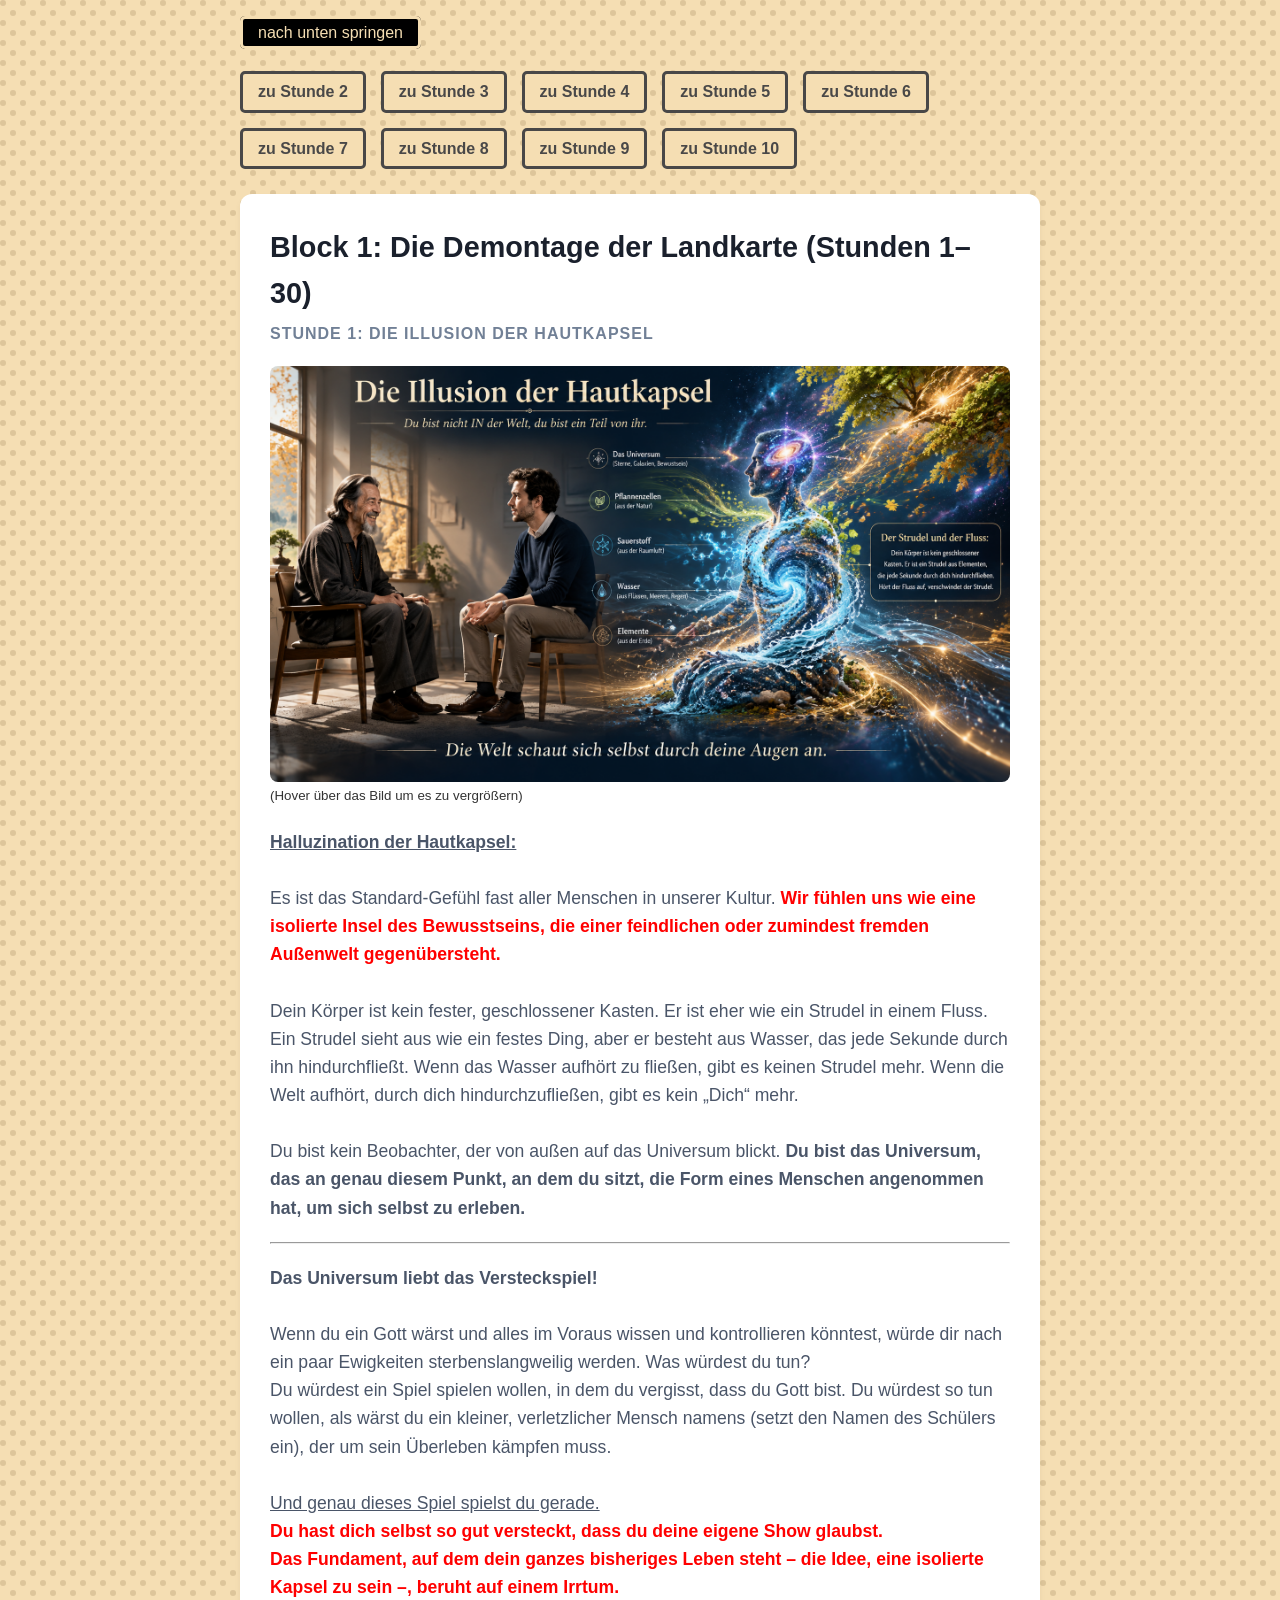
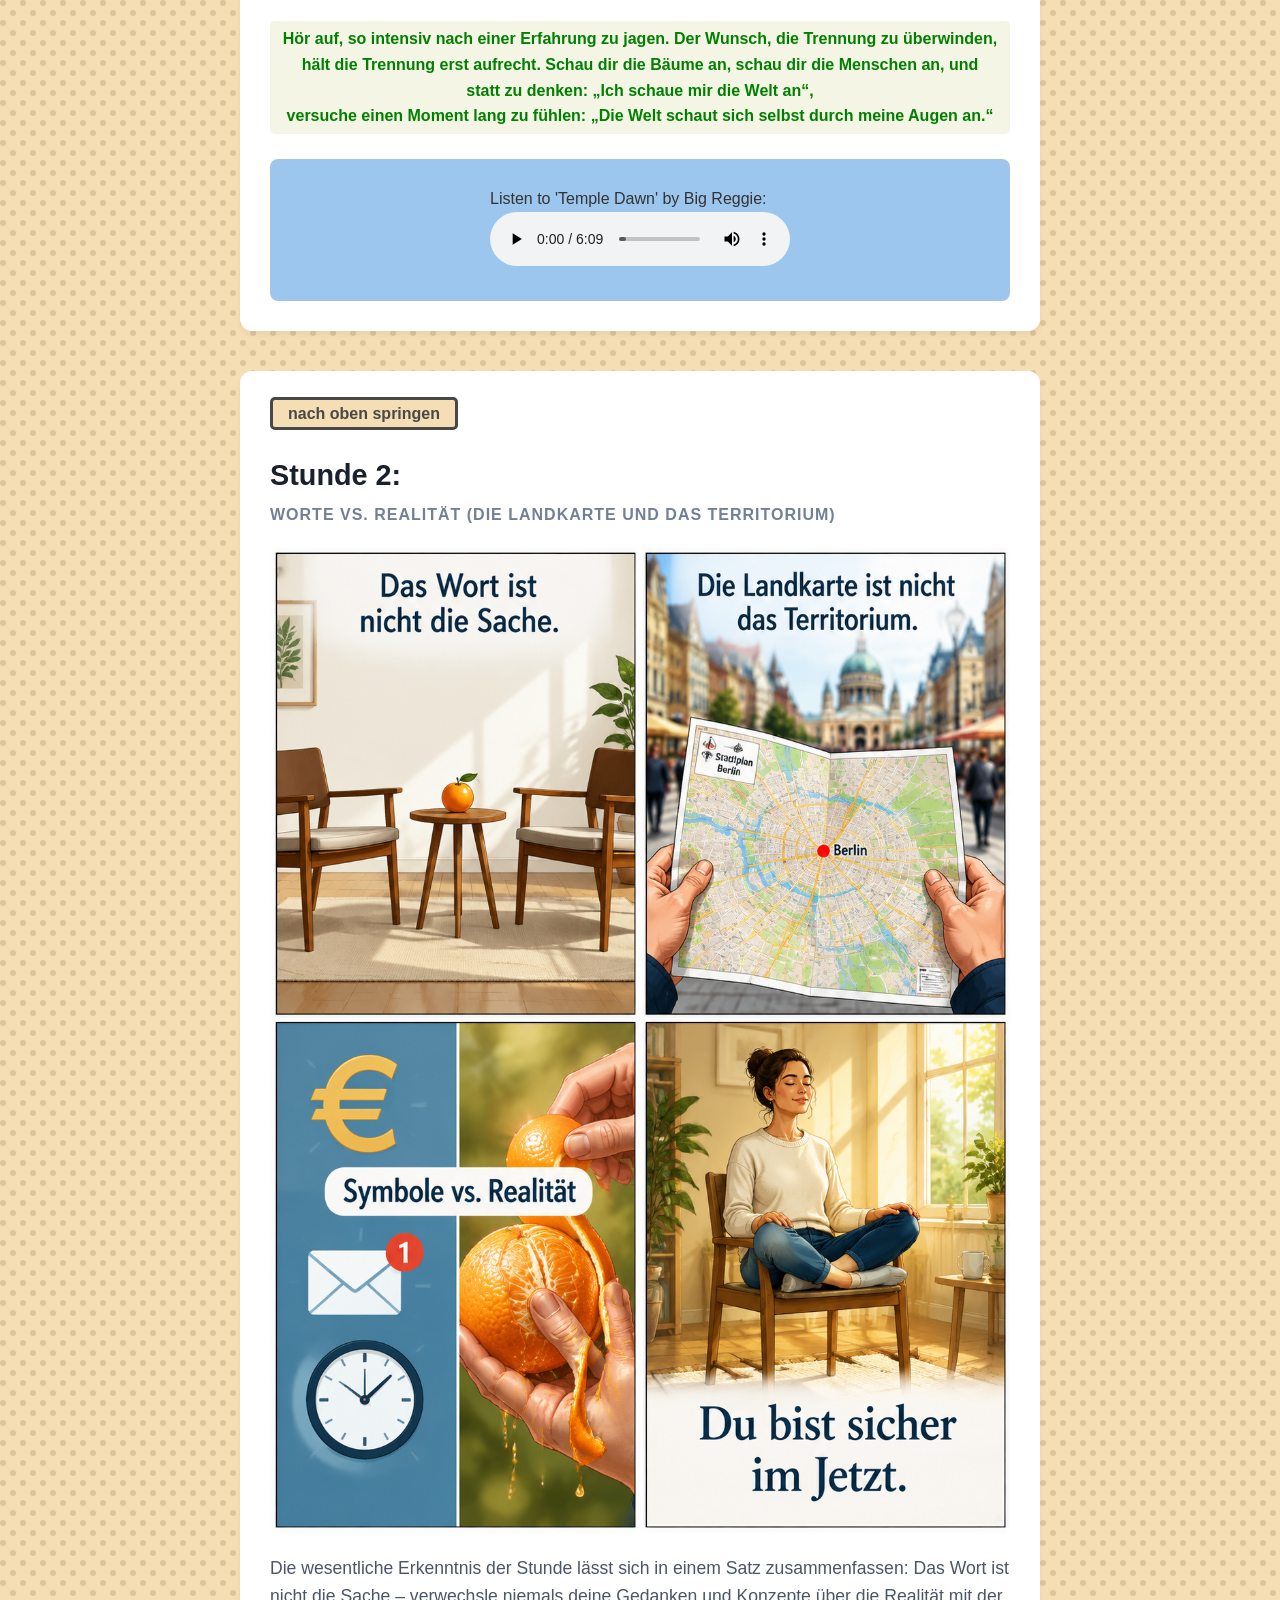
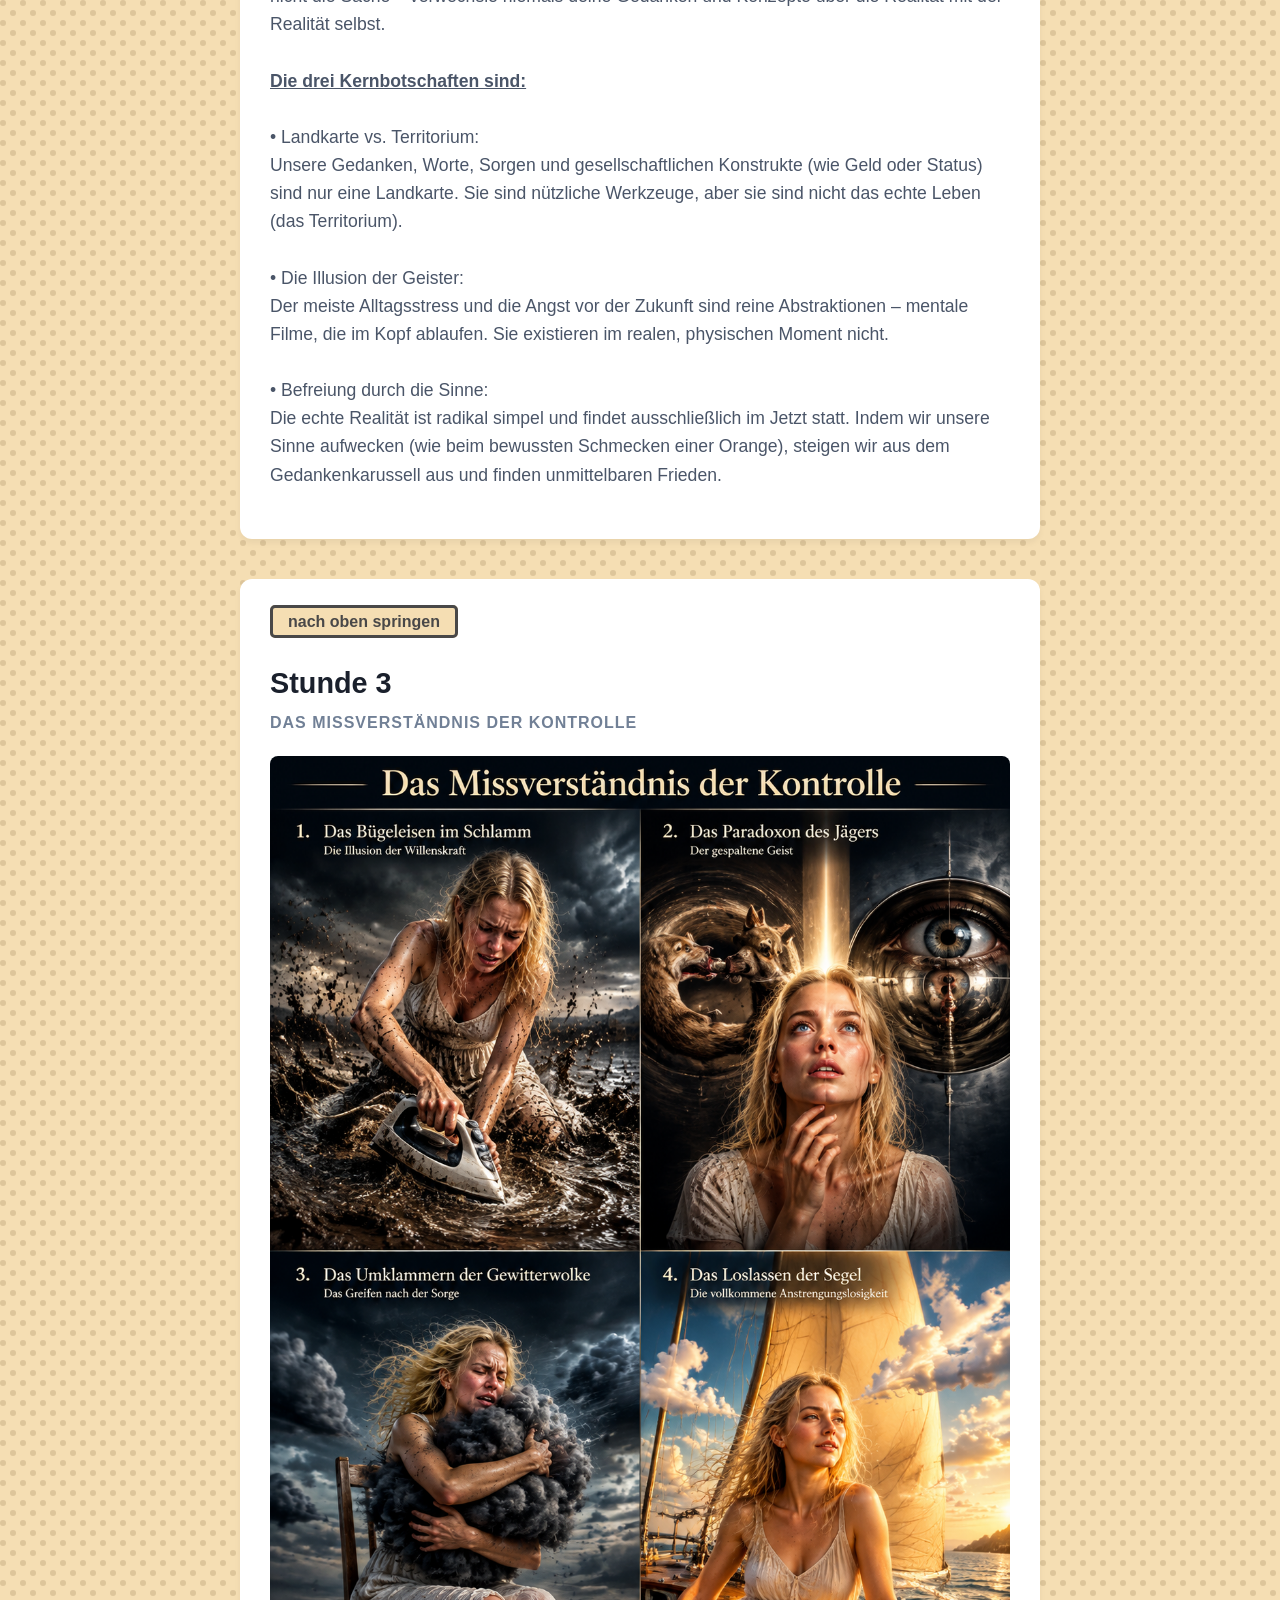
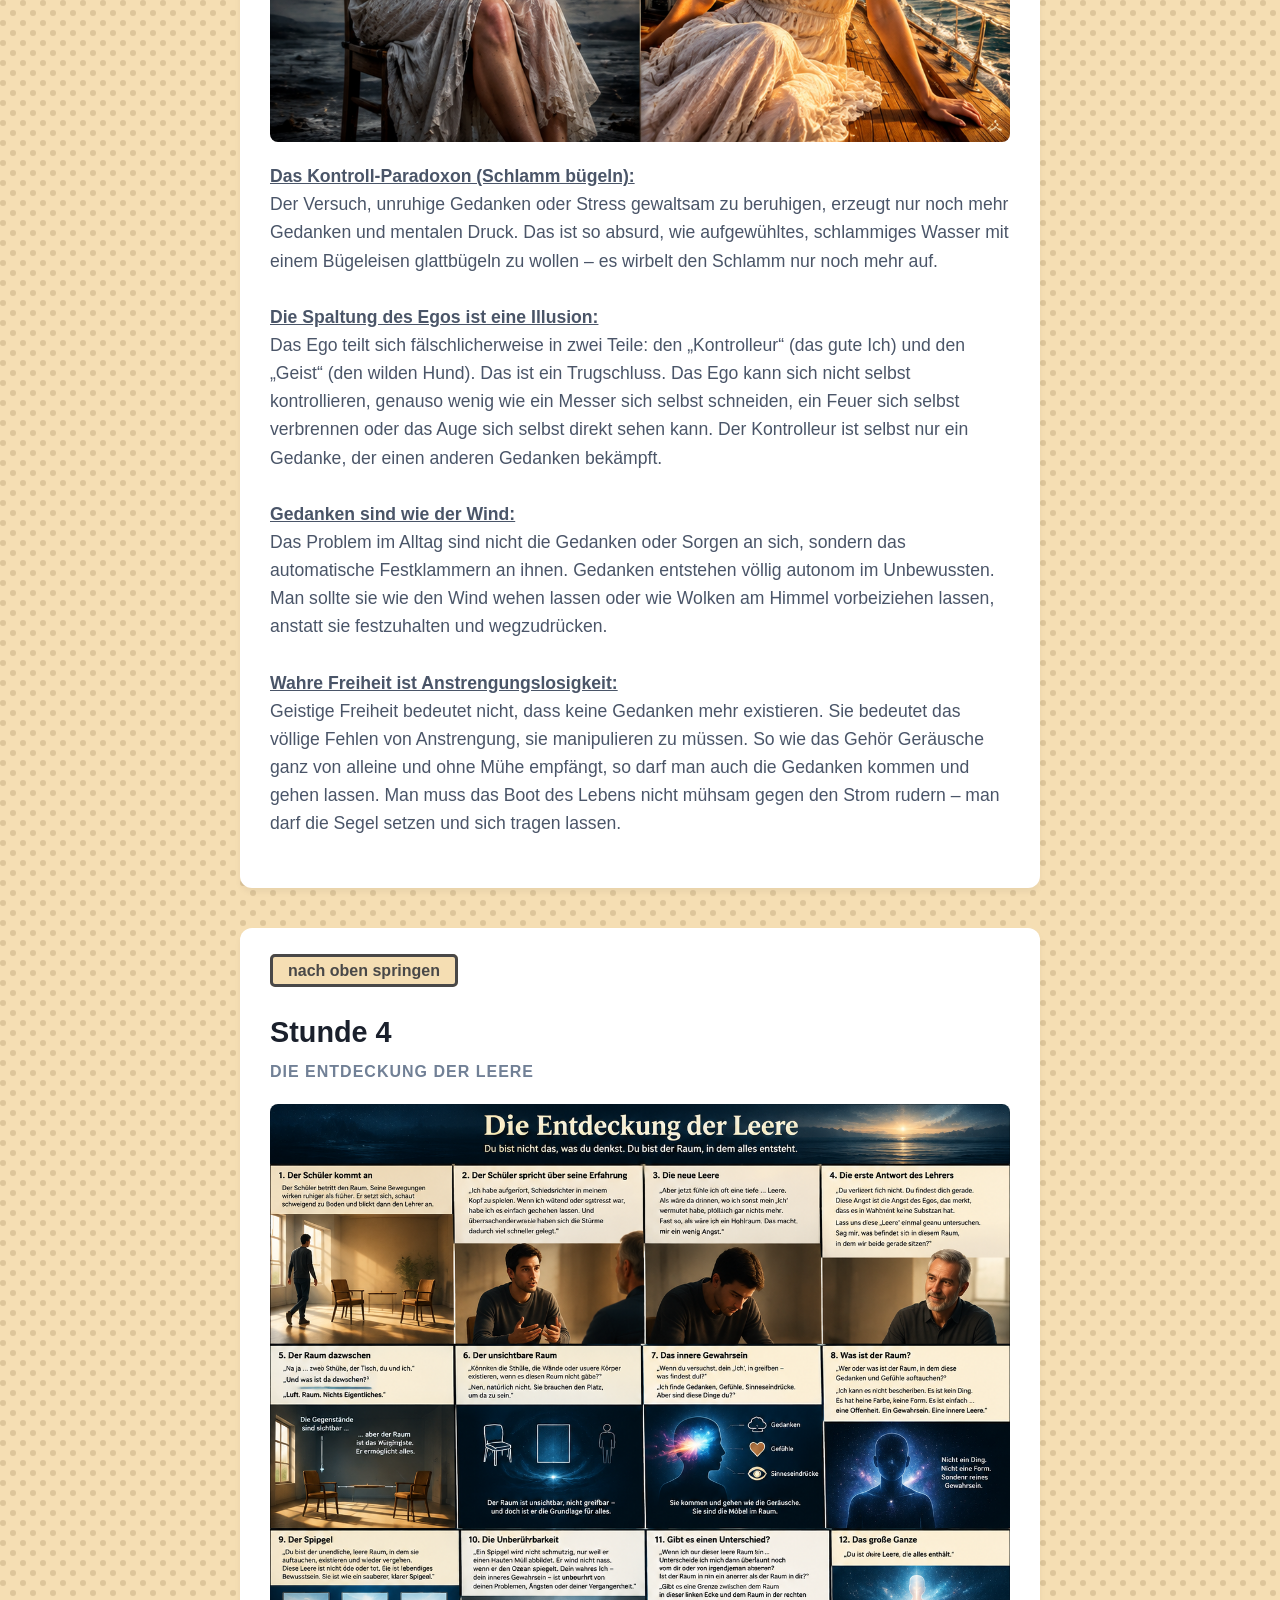
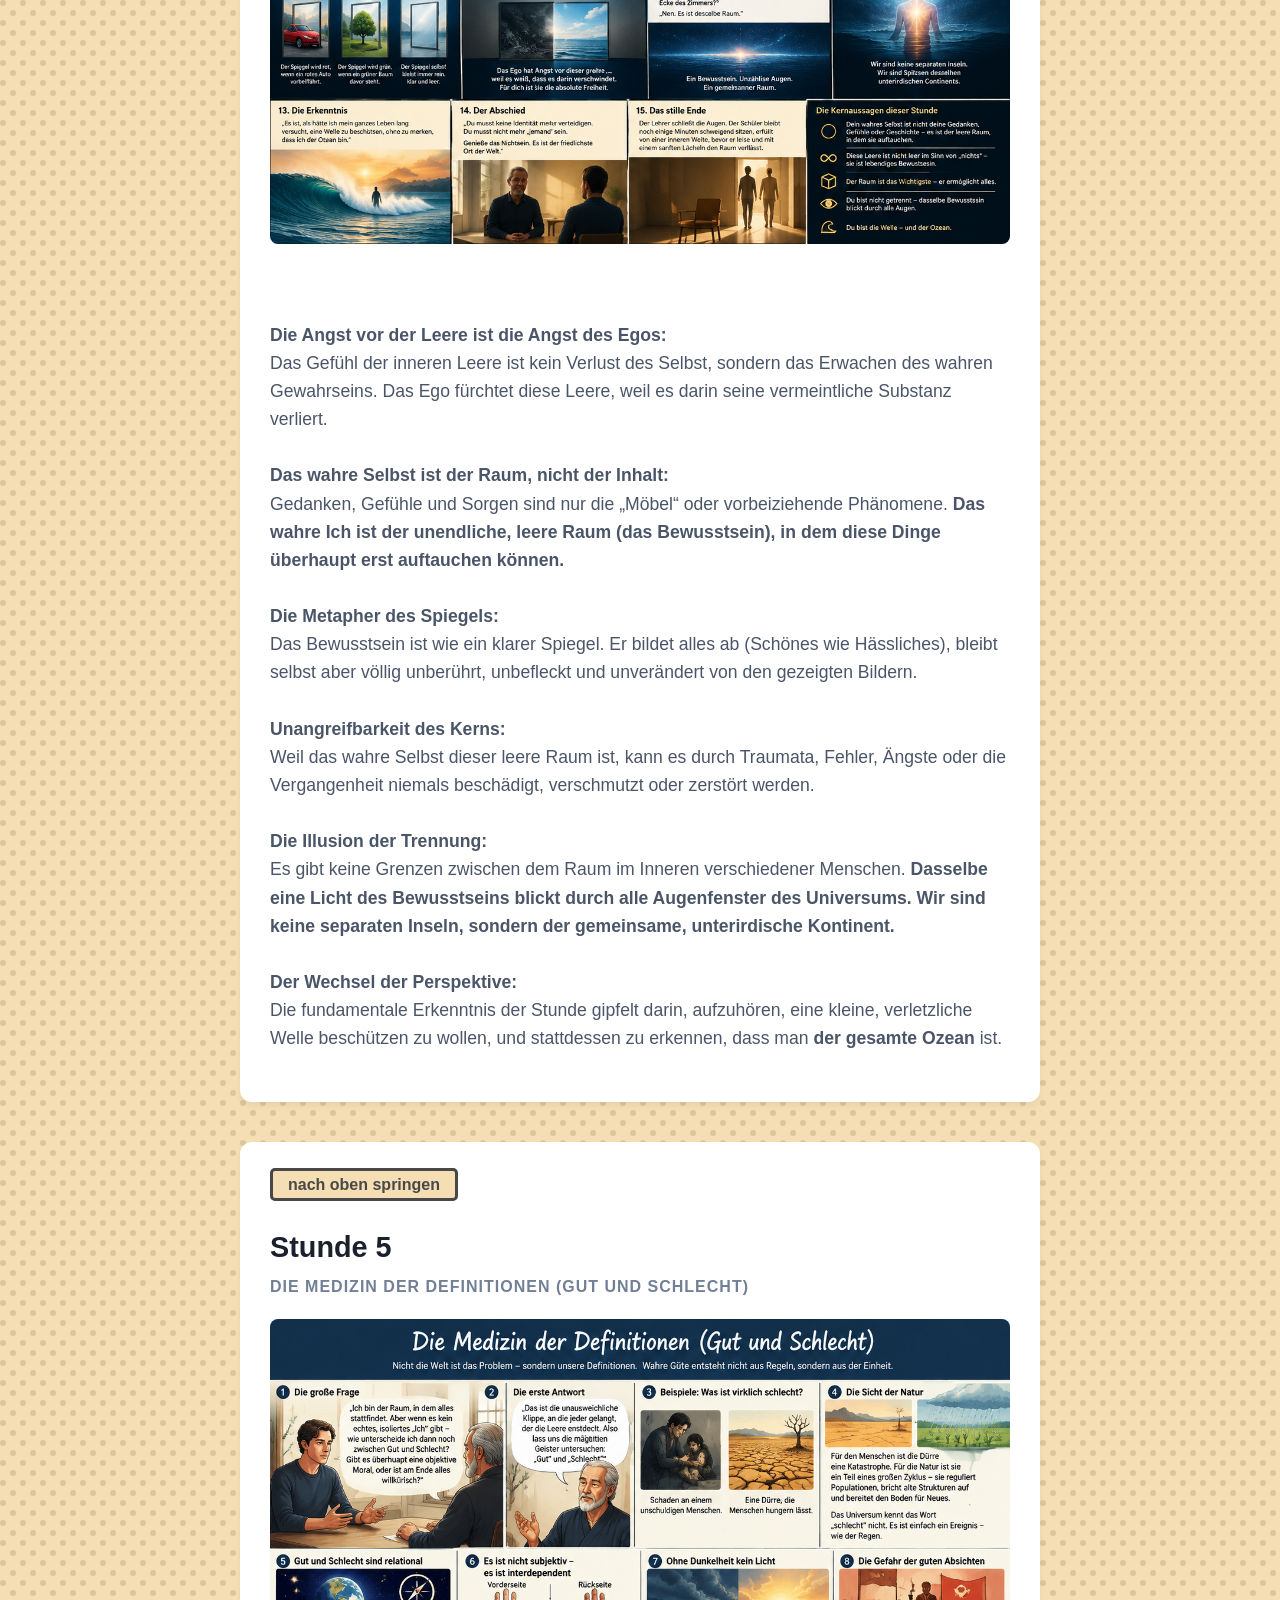
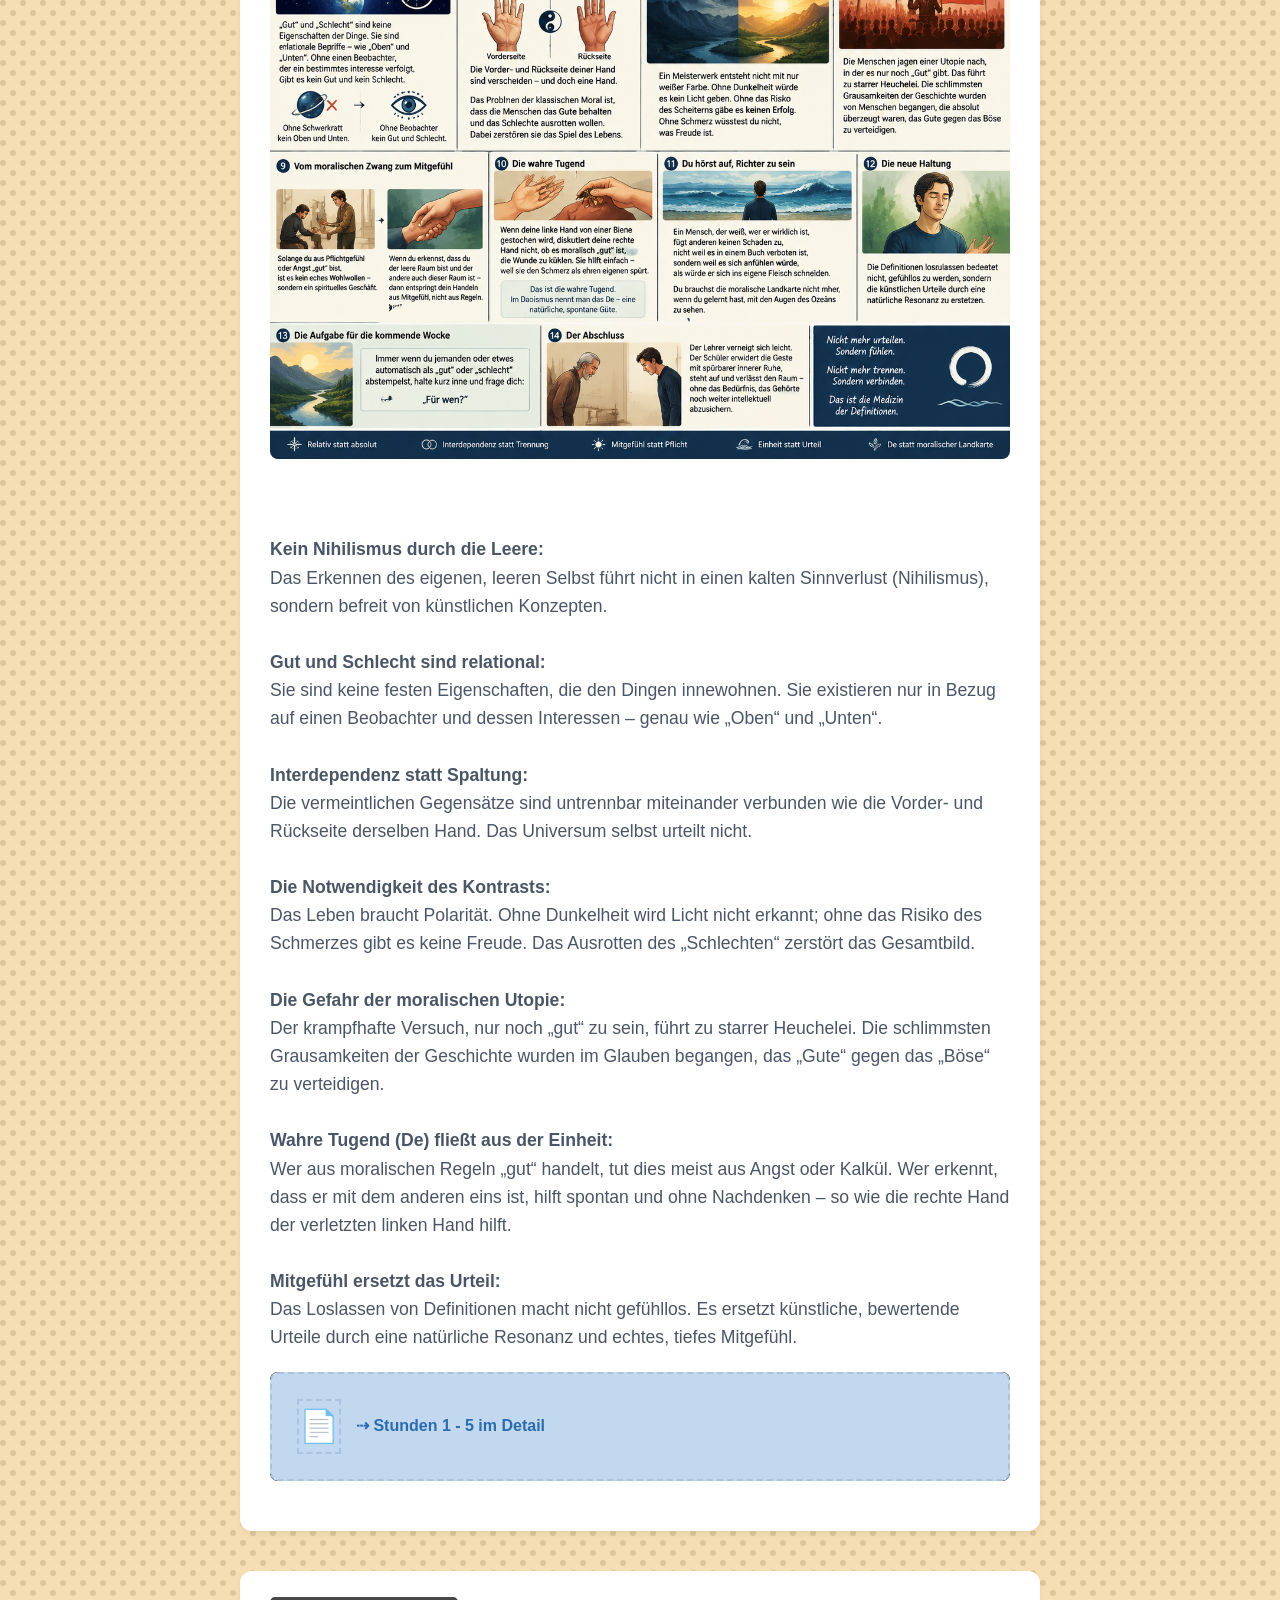
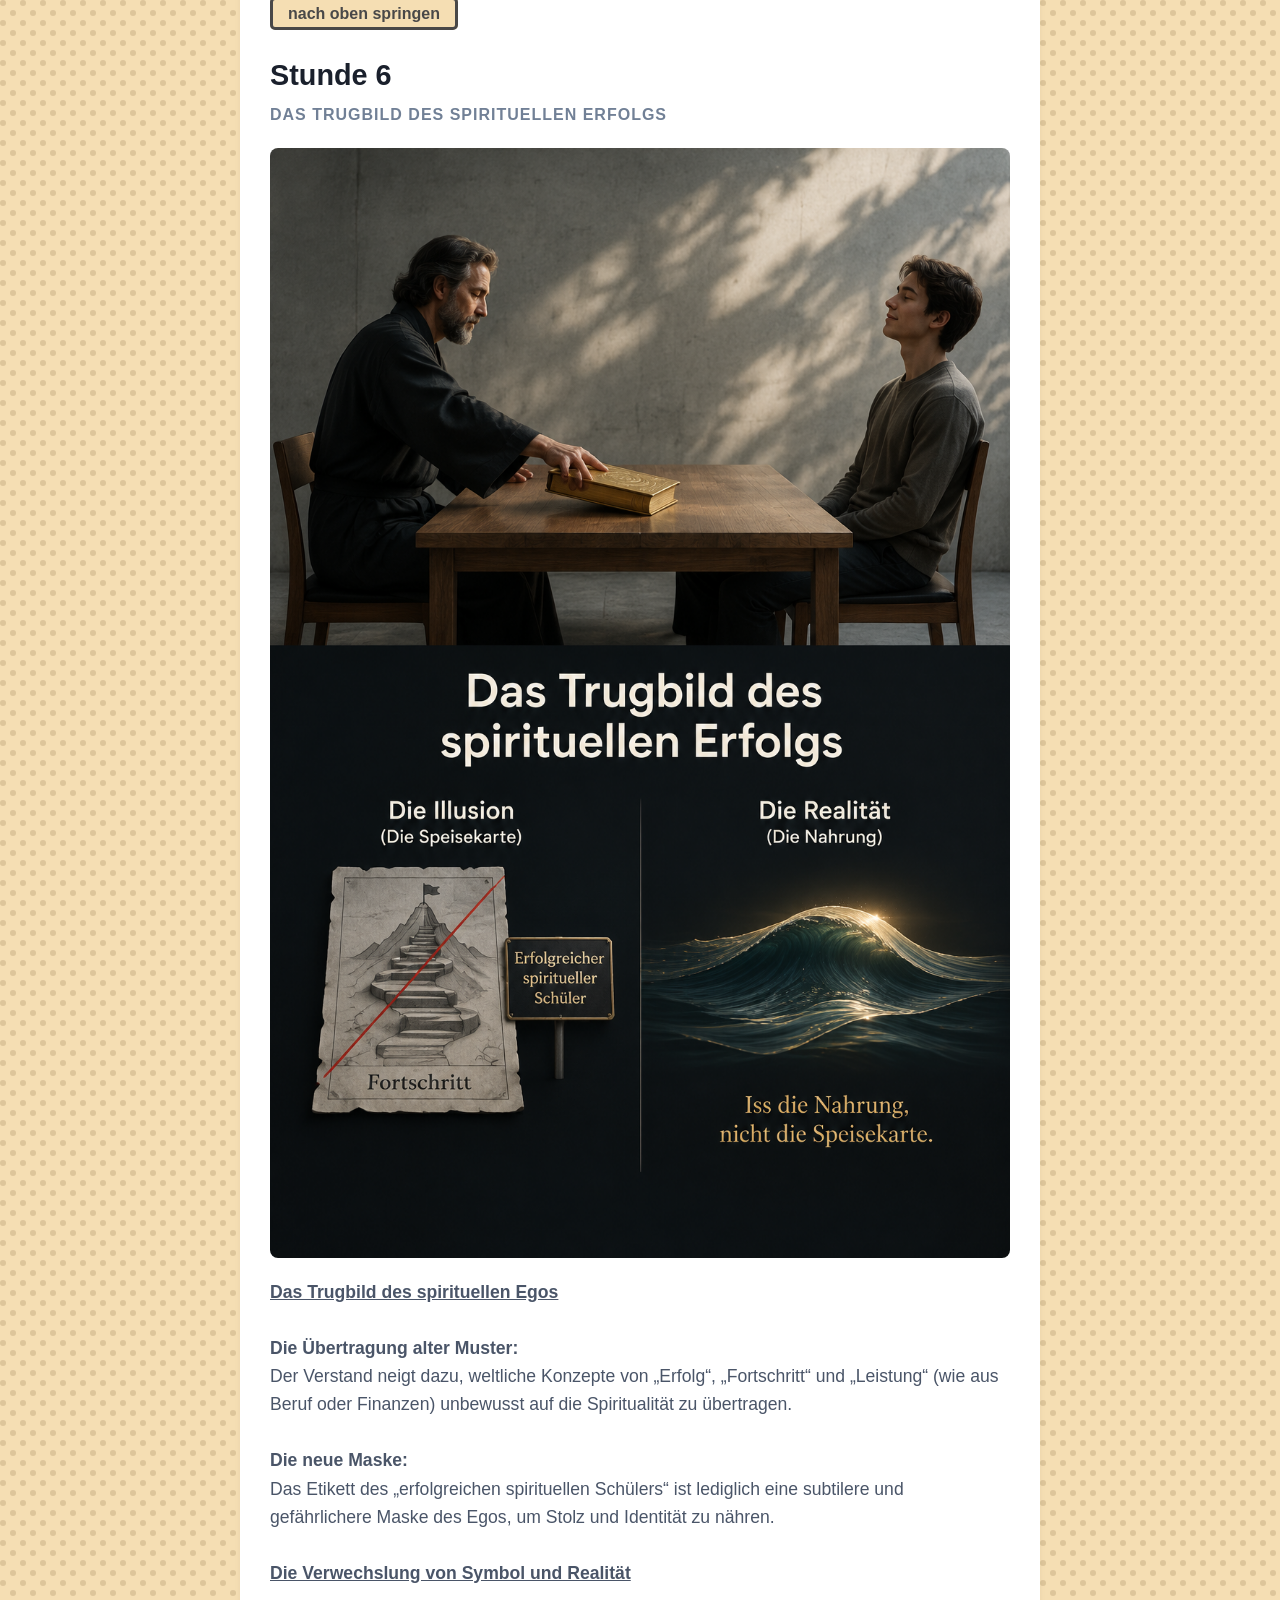
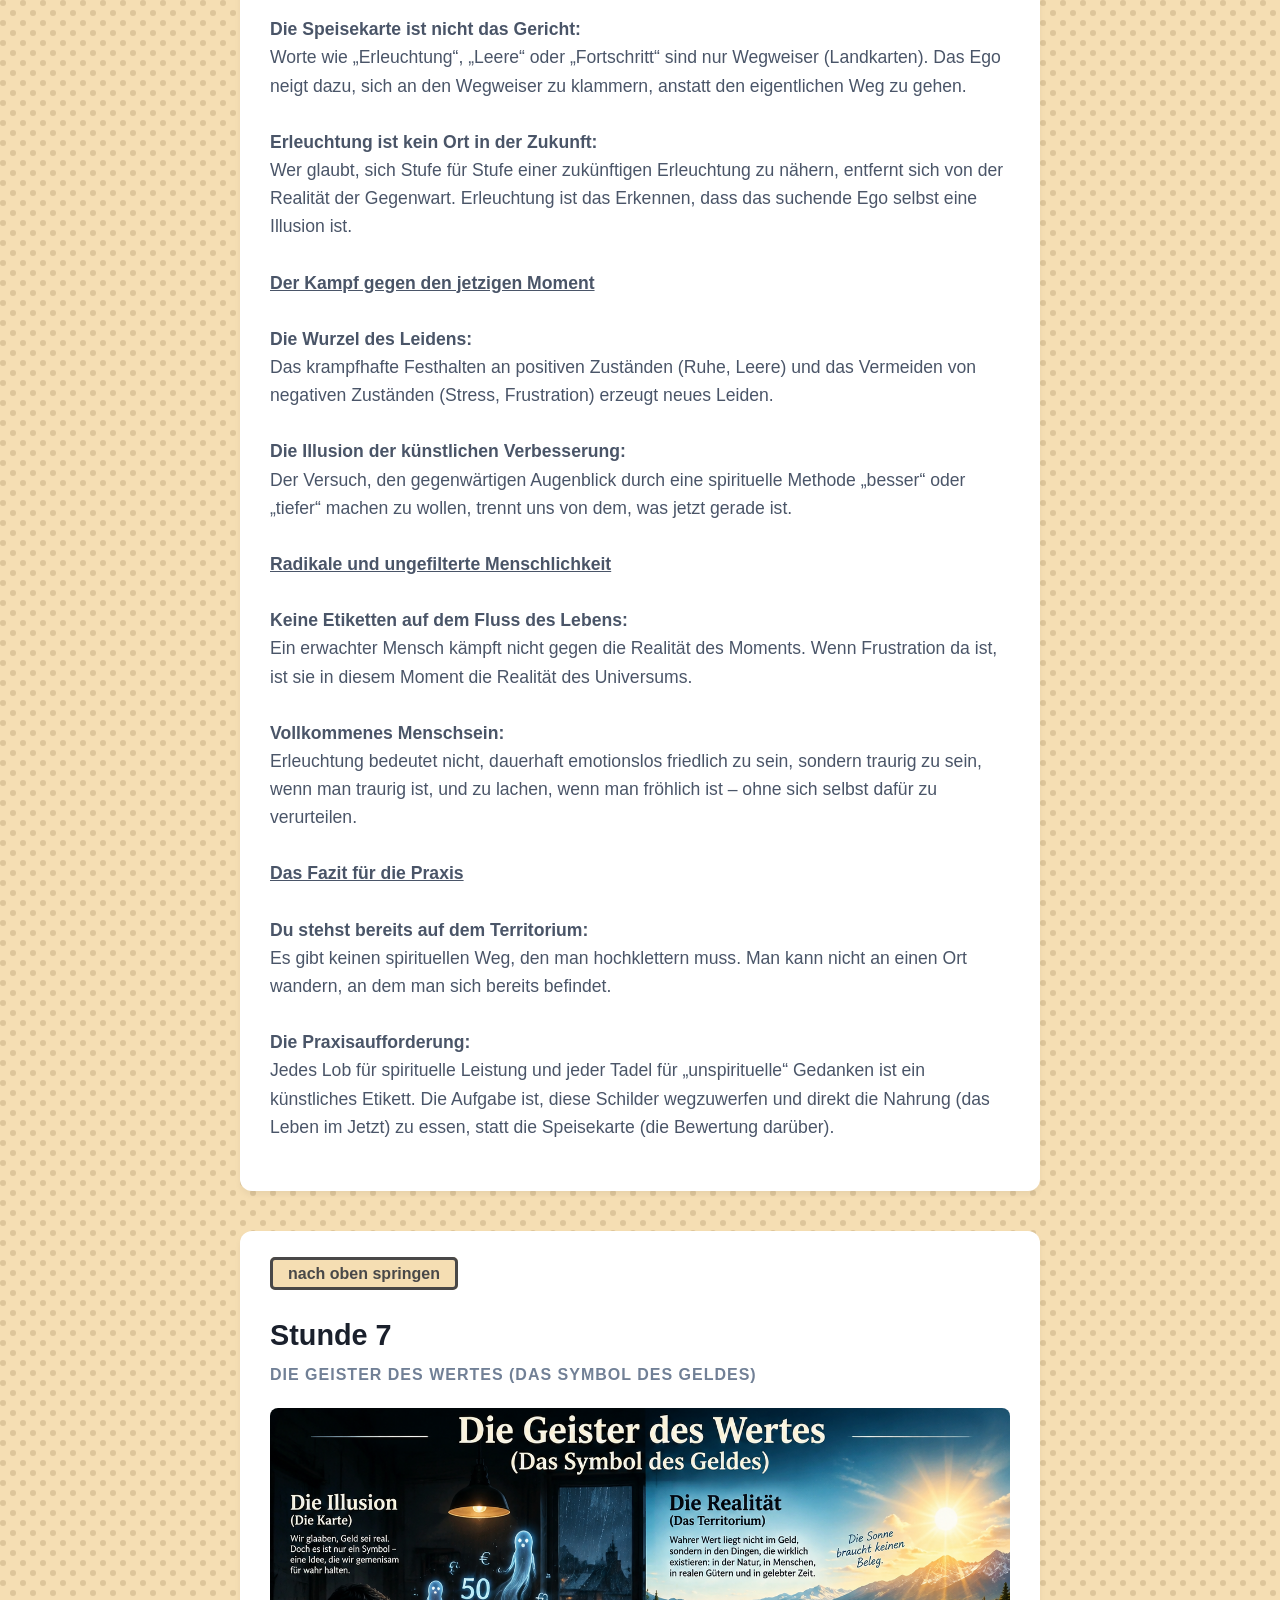
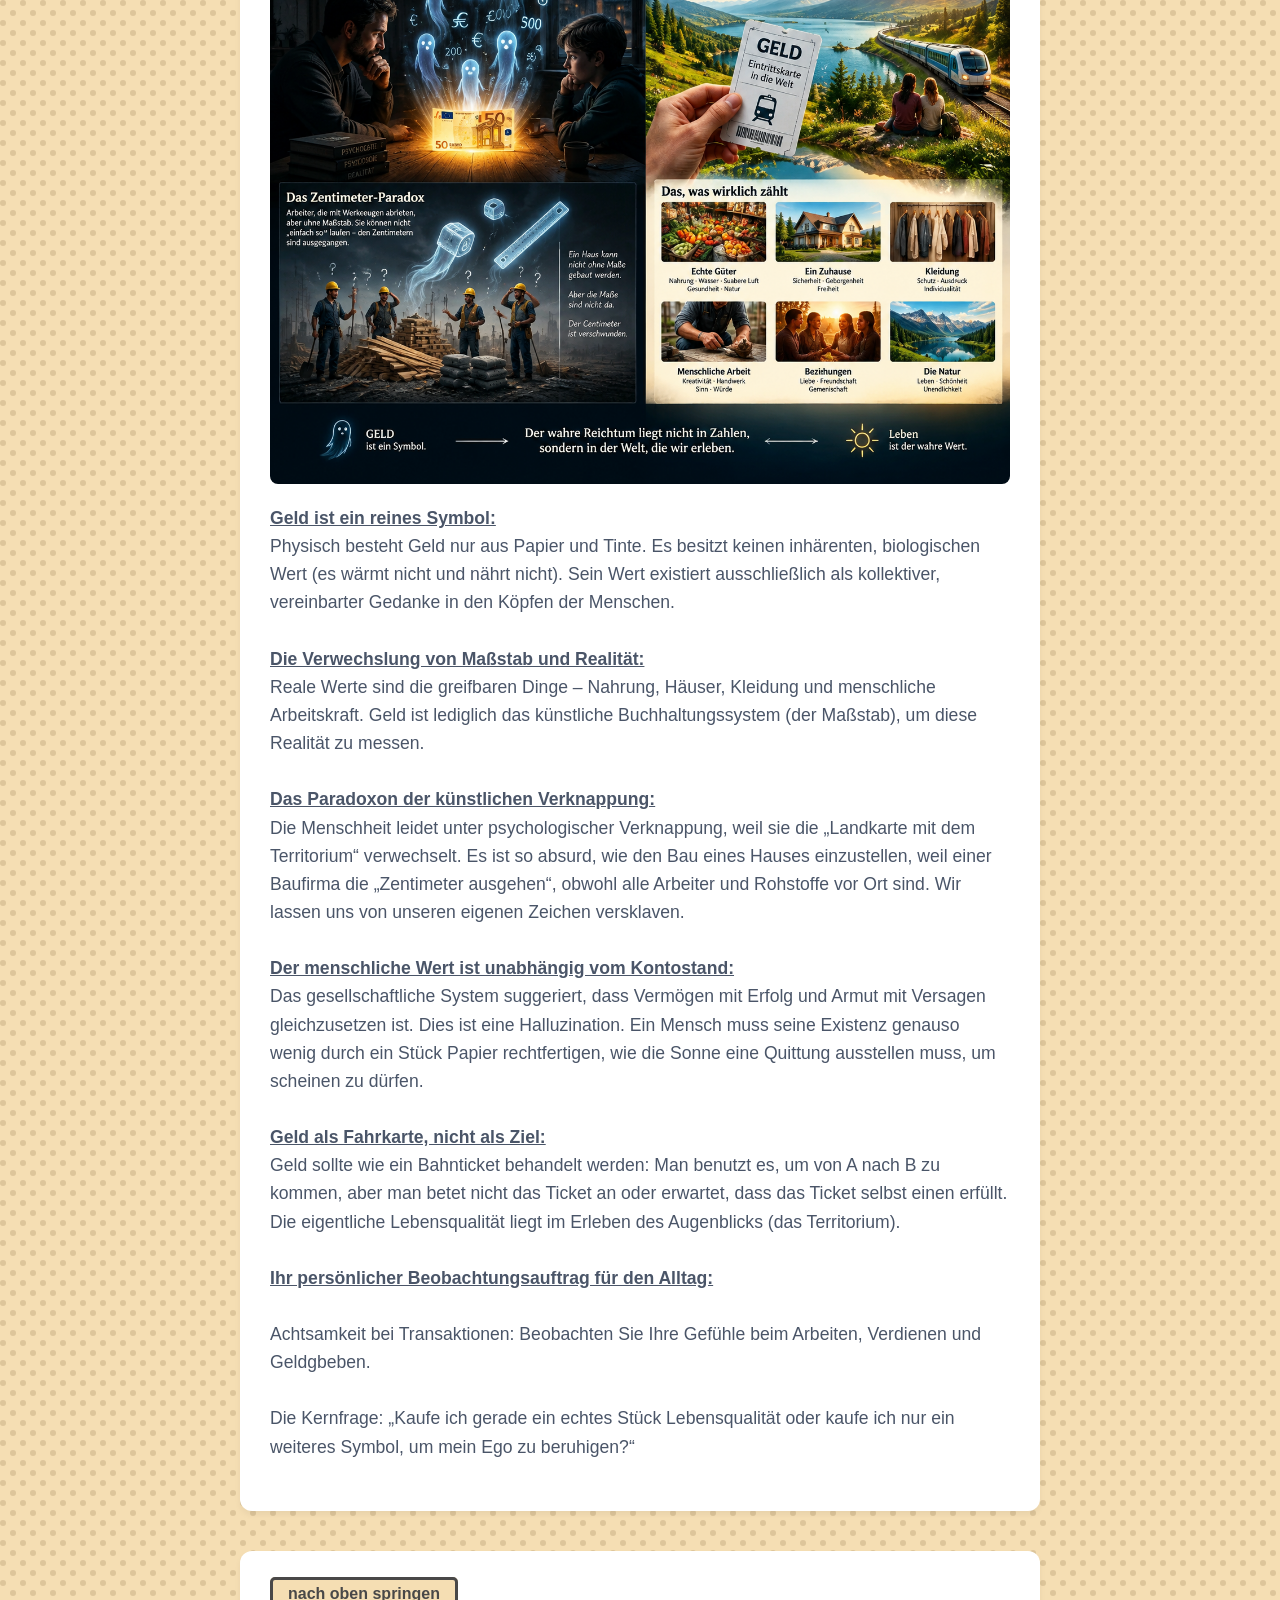
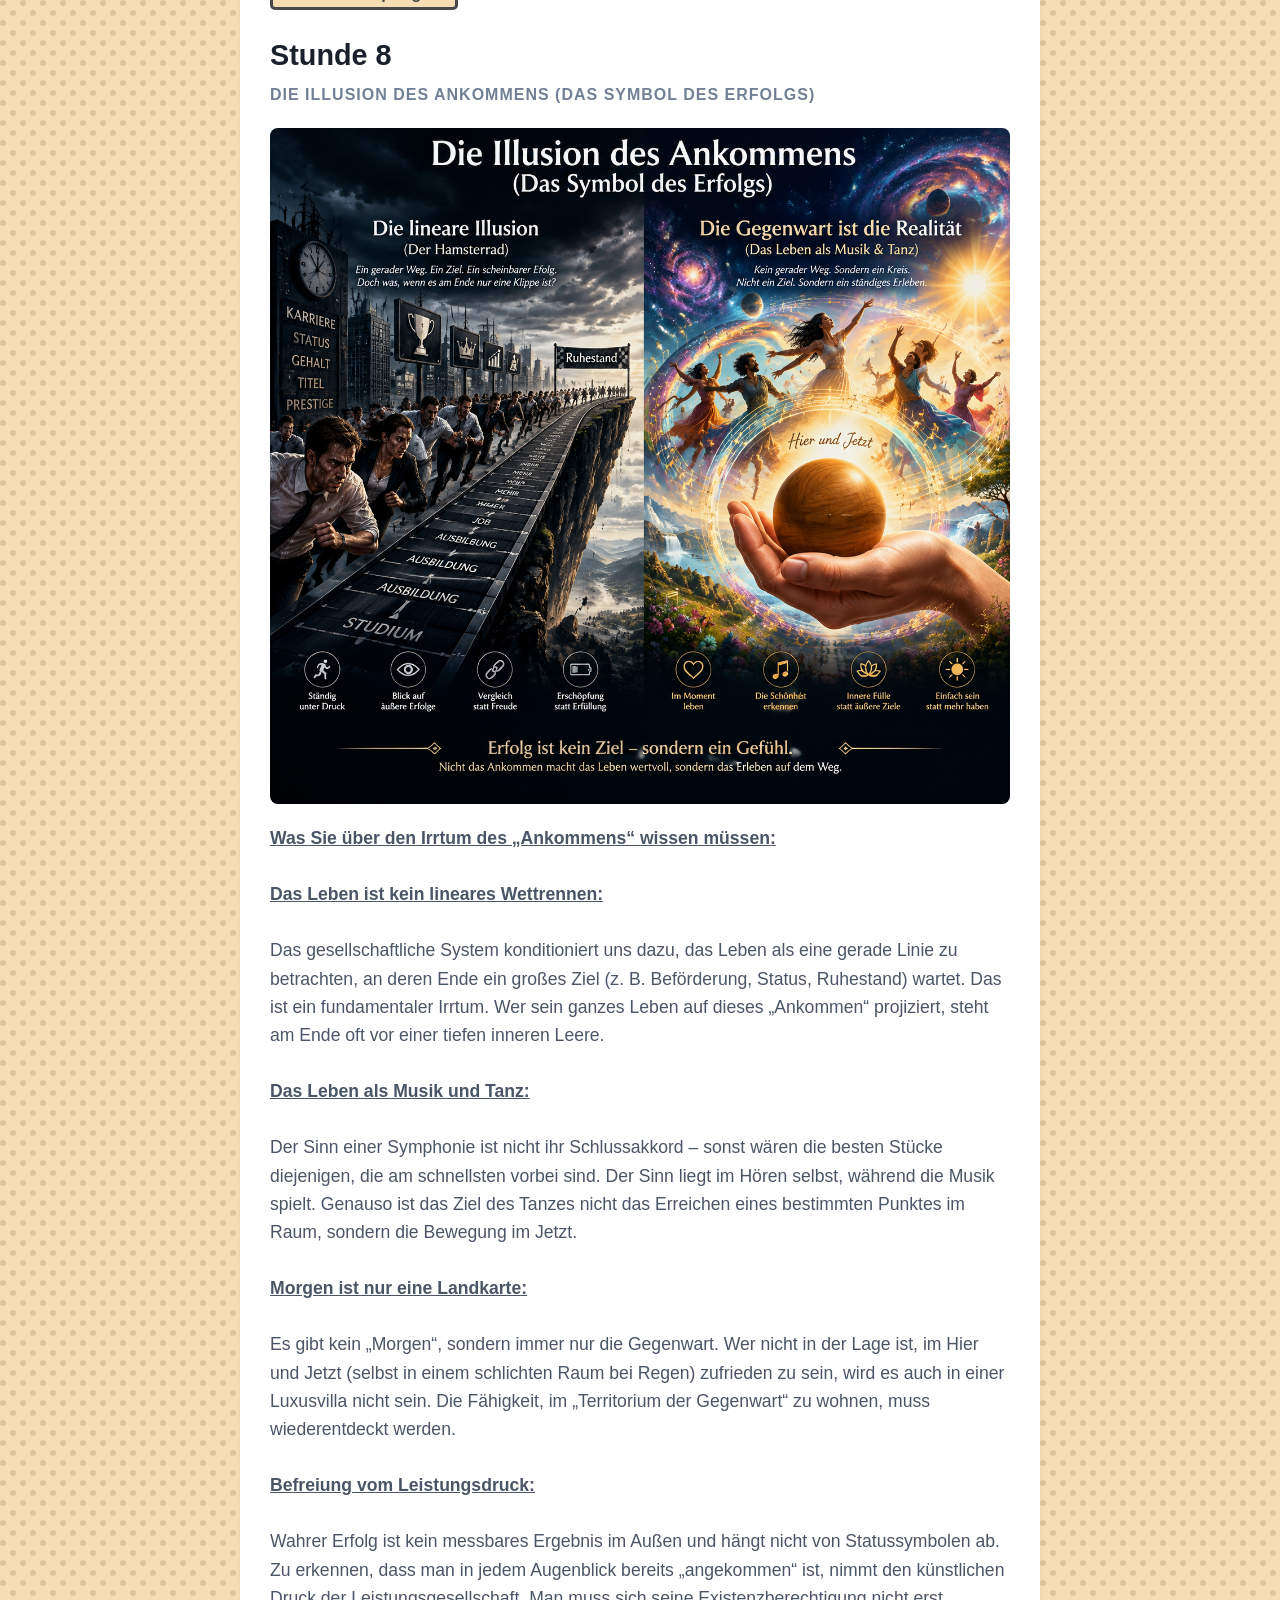
<file: index.html>
<!doctype html>
<html lang="de">
  <head>
    <meta charset="UTF-8" />
    <meta name="viewport" content="width=device-width, initial-scale=1.0" />
    <title>120 Stunden der philosophischen Dekonstruktion</title>
    <link rel="stylesheet" href="lessons.css" />
  </head>
  <body>
    <main class="container" id="up">
      <a id="jumgBtn" href="#down">nach unten springen</a><br /><br />
      <div class="links">
        <a class="jumgBtn2" href="#stunde2">zu Stunde 2</a>
        <a class="jumgBtn2" href="#stunde3">zu Stunde 3</a>
        <a class="jumgBtn2" href="#stunde4">zu Stunde 4</a>
        <a class="jumgBtn2" href="#stunde5">zu Stunde 5</a>
        <a class="jumgBtn2" href="#stunde6">zu Stunde 6</a>
        <a class="jumgBtn2" href="#stunde7">zu Stunde 7</a>
        <a class="jumgBtn2" href="#stunde8">zu Stunde 8</a>
        <a class="jumgBtn2" href="#stunde9">zu Stunde 9</a>
        <a class="jumgBtn2" href="#stunde10">zu Stunde 10</a>
      </div>
      <section class="lesson-section">
        <h1 class="lesson-title">
          Block 1: Die Demontage der Landkarte (Stunden 1–30)
        </h1>
        <p class="lesson-subtitle">Stunde 1: Die Illusion der Hautkapsel</p>

        <div class="hover-fullscreen-wrapper" data-type="image">
          <div class="hover-fullscreen-content">
            <img src="Images/Stunde1.png" alt="Unterrichtsmaterial 1" />
          </div>
          <small>(Hover über das Bild um es zu vergrößern)</small>
        </div>

        <p class="lesson-text">
          <strong><u>Halluzination der Hautkapsel:</u></strong>
          <br /><br />
          Es ist das Standard-Gefühl fast aller Menschen in unserer Kultur.
          <strong class="red">
            Wir fühlen uns wie eine isolierte Insel des Bewusstseins, die einer
            feindlichen oder zumindest fremden Außenwelt gegenübersteht.
          </strong>
          <br /><br />
          Dein Körper ist kein fester, geschlossener Kasten. Er ist eher wie ein
          Strudel in einem Fluss. Ein Strudel sieht aus wie ein festes Ding,
          aber er besteht aus Wasser, das jede Sekunde durch ihn hindurchfließt.
          Wenn das Wasser aufhört zu fließen, gibt es keinen Strudel mehr. Wenn
          die Welt aufhört, durch dich hindurchzufließen, gibt es kein „Dich“
          mehr.
          <br /><br />
          Du bist kein Beobachter, der von außen auf das Universum blickt.
          <strong>
            Du bist das Universum, das an genau diesem Punkt, an dem du sitzt,
            die Form eines Menschen angenommen hat, um sich selbst zu erleben.
          </strong>
        </p>

        <hr />

        <p class="lesson-text">
          <strong>Das Universum liebt das Versteckspiel!</strong> <br /><br />
          Wenn du ein Gott wärst und alles im Voraus wissen und kontrollieren
          könntest, würde dir nach ein paar Ewigkeiten sterbenslangweilig
          werden. Was würdest du tun?
          <br />
          Du würdest ein Spiel spielen wollen, in dem du vergisst, dass du Gott
          bist. Du würdest so tun wollen, als wärst du ein kleiner,
          verletzlicher Mensch namens (setzt den Namen des Schülers ein), der um
          sein Überleben kämpfen muss.
          <br /><br />
          <u>Und genau dieses Spiel spielst du gerade.</u>
          <br /><strong class="red">
            Du hast dich selbst so gut versteckt, dass du deine eigene Show
            glaubst.
            <br />
            Das Fundament, auf dem dein ganzes bisheriges Leben steht – die
            Idee, eine isolierte Kapsel zu sein –, beruht auf einem
            Irrtum.</strong
          >
        </p>

        <div class="green bg-yellow">
          <strong>
            Hör auf, so intensiv nach einer Erfahrung zu jagen. Der Wunsch, die
            Trennung zu überwinden, hält die Trennung erst aufrecht. Schau dir
            die Bäume an, schau dir die Menschen an, und <br />statt zu denken:
            „Ich schaue mir die Welt an“, <br />versuche einen Moment lang zu
            fühlen: „Die Welt schaut sich selbst durch meine Augen an.“</strong
          >
        </div>
        <br />

        <div>
          <div class="screen-center">
            <div>
              <figure>
                <figcaption>Listen to 'Temple Dawn' by Big Reggie:</figcaption>

                <audio
                  controls
                  src="Sounds/big_reggie-temple-dawn-343933.mp3"
                ></audio>
              </figure>
            </div>
          </div>
        </div>
      </section>

      <section class="lesson-section">
        <a class="jumgBtn2" href="#up">nach oben springen</a><br /><br />
        <h1 id="stunde2" class="lesson-title">Stunde 2:</h1>
        <p class="lesson-subtitle">
          Worte vs. Realität (Die Landkarte und das Territorium)
        </p>

        <div class="hover-fullscreen-wrapper" data-type="image">
          <div class="hover-fullscreen-content">
            <img src="Images/Stunde2.png" alt="Unterrichtsmaterial 2" />
          </div>
        </div>

        <p class="lesson-text">
          Die wesentliche Erkenntnis der Stunde lässt sich in einem Satz
          zusammenfassen: Das Wort ist nicht die Sache – verwechsle niemals
          deine Gedanken und Konzepte über die Realität mit der Realität selbst.
          <br /><br /><strong><u>Die drei Kernbotschaften sind: </u></strong>
          <br /><br />

          • Landkarte vs. Territorium: <br />
          Unsere Gedanken, Worte, Sorgen und gesellschaftlichen Konstrukte (wie
          Geld oder Status) sind nur eine Landkarte. Sie sind nützliche
          Werkzeuge, aber sie sind nicht das echte Leben (das Territorium).<br /><br />
          • Die Illusion der Geister: <br />Der meiste Alltagsstress und die
          Angst vor der Zukunft sind reine Abstraktionen – mentale Filme, die im
          Kopf ablaufen. Sie existieren im realen, physischen Moment nicht.<br /><br />
          • Befreiung durch die Sinne: <br />Die echte Realität ist radikal
          simpel und findet ausschließlich im Jetzt statt. Indem wir unsere
          Sinne aufwecken (wie beim bewussten Schmecken einer Orange), steigen
          wir aus dem Gedankenkarussell aus und finden unmittelbaren Frieden.
        </p>
      </section>
      <section class="lesson-section">
        <a class="jumgBtn2" href="#up">nach oben springen</a><br /><br />
        <h1 id="stunde3" class="lesson-title">Stunde 3</h1>
        <p class="lesson-subtitle">Das Missverständnis der Kontrolle</p>

        <div class="hover-fullscreen-wrapper" data-type="image">
          <div class="hover-fullscreen-content">
            <img src="Images/Stunde3.png" alt="Unterrichtsmaterial 2" />
          </div>
        </div>

        <p class="lesson-text">
          <strong><u> Das Kontroll-Paradoxon (Schlamm bügeln): </u></strong
          ><br />Der Versuch, unruhige Gedanken oder Stress gewaltsam zu
          beruhigen, erzeugt nur noch mehr Gedanken und mentalen Druck. Das ist
          so absurd, wie aufgewühltes, schlammiges Wasser mit einem Bügeleisen
          glattbügeln zu wollen – es wirbelt den Schlamm nur noch mehr auf.
          <br /><br /><strong
            ><u> Die Spaltung des Egos ist eine Illusion: </u></strong
          ><br />
          Das Ego teilt sich fälschlicherweise in zwei Teile: den „Kontrolleur“
          (das gute Ich) und den „Geist“ (den wilden Hund). Das ist ein
          Trugschluss. Das Ego kann sich nicht selbst kontrollieren, genauso
          wenig wie ein Messer sich selbst schneiden, ein Feuer sich selbst
          verbrennen oder das Auge sich selbst direkt sehen kann. Der
          Kontrolleur ist selbst nur ein Gedanke, der einen anderen Gedanken
          bekämpft.<br /><br /><strong
            ><u> Gedanken sind wie der Wind: </u></strong
          ><br />Das Problem im Alltag sind nicht die Gedanken oder Sorgen an
          sich, sondern das automatische Festklammern an ihnen. Gedanken
          entstehen völlig autonom im Unbewussten. Man sollte sie wie den Wind
          wehen lassen oder wie Wolken am Himmel vorbeiziehen lassen, anstatt
          sie festzuhalten und wegzudrücken.<br /><br /><strong
            ><u> Wahre Freiheit ist Anstrengungslosigkeit:</u></strong
          ><br />
          Geistige Freiheit bedeutet nicht, dass keine Gedanken mehr existieren.
          Sie bedeutet das völlige Fehlen von Anstrengung, sie manipulieren zu
          müssen. So wie das Gehör Geräusche ganz von alleine und ohne Mühe
          empfängt, so darf man auch die Gedanken kommen und gehen lassen. Man
          muss das Boot des Lebens nicht mühsam gegen den Strom rudern – man
          darf die Segel setzen und sich tragen lassen.
        </p>
      </section>
      <section class="lesson-section">
        <a class="jumgBtn2" href="#up">nach oben springen</a><br /><br />
        <h1 id="stunde4" class="lesson-title">Stunde 4</h1>
        <p class="lesson-subtitle">Die Entdeckung der Leere</p>

        <div class="hover-fullscreen-wrapper" data-type="image">
          <div class="hover-fullscreen-content">
            <img src="Images/Stunde4.png" alt="Unterrichtsmaterial 2" />
          </div>
        </div>

        <p class="lesson-text">
          <br /><br /><strong>
            Die Angst vor der Leere ist die Angst des Egos: </strong
          ><br />Das Gefühl der inneren Leere ist kein Verlust des Selbst,
          sondern das Erwachen des wahren Gewahrseins. Das Ego fürchtet diese
          Leere, weil es darin seine vermeintliche Substanz verliert.<br /><br /><strong>
            Das wahre Selbst ist der Raum, nicht der Inhalt:</strong
          ><br />
          Gedanken, Gefühle und Sorgen sind nur die „Möbel“ oder vorbeiziehende
          Phänomene.
          <strong
            >Das wahre Ich ist der unendliche, leere Raum (das Bewusstsein), in
            dem diese Dinge überhaupt erst auftauchen können.</strong
          ><br /><br /><strong> Die Metapher des Spiegels:</strong> <br />Das
          Bewusstsein ist wie ein klarer Spiegel. Er bildet alles ab (Schönes
          wie Hässliches), bleibt selbst aber völlig unberührt, unbefleckt und
          unverändert von den gezeigten Bildern.<br /><br /><strong>
            Unangreifbarkeit des Kerns: </strong
          ><br />Weil das wahre Selbst dieser leere Raum ist, kann es durch
          Traumata, Fehler, Ängste oder die Vergangenheit niemals beschädigt,
          verschmutzt oder zerstört werden.<br /><br /><strong>
            Die Illusion der Trennung:</strong
          ><br />
          Es gibt keine Grenzen zwischen dem Raum im Inneren verschiedener
          Menschen.
          <strong>
            Dasselbe eine Licht des Bewusstseins blickt durch alle Augenfenster
            des Universums. Wir sind keine separaten Inseln, sondern der
            gemeinsame, unterirdische Kontinent.</strong
          ><br /><br /><strong> Der Wechsel der Perspektive:</strong><br />
          Die fundamentale Erkenntnis der Stunde gipfelt darin, aufzuhören, eine
          kleine, verletzliche Welle beschützen zu wollen, und stattdessen zu
          erkennen, dass man <strong>der gesamte Ozean </strong>ist.
        </p>
      </section>
      <section class="lesson-section">
        <a class="jumgBtn2" href="#up">nach oben springen</a><br /><br />
        <h1 id="stunde5" class="lesson-title">Stunde 5</h1>
        <p class="lesson-subtitle">
          Die Medizin der Definitionen (Gut und Schlecht)
        </p>

        <div class="hover-fullscreen-wrapper" data-type="image">
          <div class="hover-fullscreen-content">
            <img src="Images/Stunde5.png" alt="Unterrichtsmaterial 2" />
          </div>
        </div>

        <p class="lesson-text">
          <br /><br />
          <strong> Kein Nihilismus durch die Leere:</strong><br />
          Das Erkennen des eigenen, leeren Selbst führt nicht in einen kalten
          Sinnverlust (Nihilismus), sondern befreit von künstlichen
          Konzepten.<br /><br />
          <strong> Gut und Schlecht sind relational:</strong><br />
          Sie sind keine festen Eigenschaften, die den Dingen innewohnen. Sie
          existieren nur in Bezug auf einen Beobachter und dessen Interessen –
          genau wie „Oben“ und „Unten“.<br /><br />
          <strong> Interdependenz statt Spaltung: </strong><br />
          Die vermeintlichen Gegensätze sind untrennbar miteinander verbunden
          wie die Vorder- und Rückseite derselben Hand. Das Universum selbst
          urteilt nicht.<br /><br />
          <strong> Die Notwendigkeit des Kontrasts: </strong><br />
          Das Leben braucht Polarität. Ohne Dunkelheit wird Licht nicht erkannt;
          ohne das Risiko des Schmerzes gibt es keine Freude. Das Ausrotten des
          „Schlechten“ zerstört das Gesamtbild.<br /><br />
          <strong> Die Gefahr der moralischen Utopie: </strong><br />
          Der krampfhafte Versuch, nur noch „gut“ zu sein, führt zu starrer
          Heuchelei. Die schlimmsten Grausamkeiten der Geschichte wurden im
          Glauben begangen, das „Gute“ gegen das „Böse“ zu verteidigen.<br /><br />
          <strong> Wahre Tugend (De) fließt aus der Einheit: </strong><br />
          Wer aus moralischen Regeln „gut“ handelt, tut dies meist aus Angst
          oder Kalkül. Wer erkennt, dass er mit dem anderen eins ist, hilft
          spontan und ohne Nachdenken – so wie die rechte Hand der verletzten
          linken Hand hilft.<br /><br />
          <strong> Mitgefühl ersetzt das Urteil: </strong><br />
          Das Loslassen von Definitionen macht nicht gefühllos. Es ersetzt
          künstliche, bewertende Urteile durch eine natürliche Resonanz und
          echtes, tiefes Mitgefühl.
        </p>

        <div
          class="hover-fullscreen-wrapper"
          data-type="pdf"
          data-src="Images/Stunden1-5.pdf"
        >
          <div class="hover-fullscreen-content">
            <div class="pdf-preview">
              <span class="pdf-icon">📄</span>
              <span class="pdf-name">⇢ Stunden 1 - 5 im Detail</span>
            </div>
          </div>
        </div>
      </section>
      <section class="lesson-section">
        <a class="jumgBtn2" href="#up">nach oben springen</a><br /><br />
        <h1 id="stunde6" class="lesson-title">Stunde 6</h1>
        <p class="lesson-subtitle">Das Trugbild des spirituellen Erfolgs</p>

        <div class="hover-fullscreen-wrapper" data-type="image">
          <div class="hover-fullscreen-content">
            <img src="Images/Stunde6.png" alt="Unterrichtsmaterial 2" />
          </div>
        </div>

        <p class="lesson-text">
          <strong><u> Das Trugbild des spirituellen Egos</u></strong>
          <br /><br /><strong> Die Übertragung alter Muster: </strong><br />Der
          Verstand neigt dazu, weltliche Konzepte von „Erfolg“, „Fortschritt“
          und „Leistung“ (wie aus Beruf oder Finanzen) unbewusst auf die
          Spiritualität zu übertragen.<br /><br /><strong>
            Die neue Maske: </strong
          ><br />Das Etikett des „erfolgreichen spirituellen Schülers“ ist
          lediglich eine subtilere und gefährlichere Maske des Egos, um Stolz
          und Identität zu nähren.<br /><br />
          <strong><u> Die Verwechslung von Symbol und Realität</u></strong>
          <br /><br /><strong>Die Speisekarte ist nicht das Gericht:</strong
          ><br />
          Worte wie „Erleuchtung“, „Leere“ oder „Fortschritt“ sind nur Wegweiser
          (Landkarten). Das Ego neigt dazu, sich an den Wegweiser zu klammern,
          anstatt den eigentlichen Weg zu gehen.<br /><br /><strong>
            Erleuchtung ist kein Ort in der Zukunft:</strong
          ><br />
          Wer glaubt, sich Stufe für Stufe einer zukünftigen Erleuchtung zu
          nähern, entfernt sich von der Realität der Gegenwart. Erleuchtung ist
          das Erkennen, dass das suchende Ego selbst eine Illusion ist.<br /><br />
          <strong><u> Der Kampf gegen den jetzigen Moment</u></strong>
          <br /><br /><strong>Die Wurzel des Leidens: </strong><br />
          Das krampfhafte Festhalten an positiven Zuständen (Ruhe, Leere) und
          das Vermeiden von negativen Zuständen (Stress, Frustration) erzeugt
          neues Leiden.<br /><br /><strong>
            Die Illusion der künstlichen Verbesserung: </strong
          ><br />
          Der Versuch, den gegenwärtigen Augenblick durch eine spirituelle
          Methode „besser“ oder „tiefer“ machen zu wollen, trennt uns von dem,
          was jetzt gerade ist.<br /><br />
          <strong><u> Radikale und ungefilterte Menschlichkeit</u></strong>
          <br /><br /><strong>
            Keine Etiketten auf dem Fluss des Lebens: </strong
          ><br />
          Ein erwachter Mensch kämpft nicht gegen die Realität des Moments. Wenn
          Frustration da ist, ist sie in diesem Moment die Realität des
          Universums.<br /><br /><strong>Vollkommenes Menschsein:</strong><br />
          Erleuchtung bedeutet nicht, dauerhaft emotionslos friedlich zu sein,
          sondern traurig zu sein, wenn man traurig ist, und zu lachen, wenn man
          fröhlich ist – ohne sich selbst dafür zu verurteilen.<br /><br />
          <strong><u> Das Fazit für die Praxis</u></strong>
          <br /><br /><strong>Du stehst bereits auf dem Territorium:</strong
          ><br />
          Es gibt keinen spirituellen Weg, den man hochklettern muss. Man kann
          nicht an einen Ort wandern, an dem man sich bereits befindet.<br /><br /><strong>
            Die Praxisaufforderung:</strong
          ><br />
          Jedes Lob für spirituelle Leistung und jeder Tadel für „unspirituelle“
          Gedanken ist ein künstliches Etikett. Die Aufgabe ist, diese Schilder
          wegzuwerfen und direkt die Nahrung (das Leben im Jetzt) zu essen,
          statt die Speisekarte (die Bewertung darüber).
        </p>
      </section>
      <section class="lesson-section">
        <a class="jumgBtn2" href="#up">nach oben springen</a><br /><br />
        <h1 id="stunde7" class="lesson-title">Stunde 7</h1>
        <p class="lesson-subtitle">
          Die Geister des Wertes (Das Symbol des Geldes)
        </p>

        <div class="hover-fullscreen-wrapper" data-type="image">
          <div class="hover-fullscreen-content">
            <img src="Images/Stunde7.png" alt="Unterrichtsmaterial 2" />
          </div>
        </div>

        <p class="lesson-text">
          <strong><u> Geld ist ein reines Symbol:</u></strong
          ><br />
          Physisch besteht Geld nur aus Papier und Tinte. Es besitzt keinen
          inhärenten, biologischen Wert (es wärmt nicht und nährt nicht). Sein
          Wert existiert ausschließlich als kollektiver, vereinbarter Gedanke in
          den Köpfen der Menschen. <br /><br /><strong
            ><u> Die Verwechslung von Maßstab und Realität:</u></strong
          ><br />
          Reale Werte sind die greifbaren Dinge – Nahrung, Häuser, Kleidung und
          menschliche Arbeitskraft. Geld ist lediglich das künstliche
          Buchhaltungssystem (der Maßstab), um diese Realität zu messen.<br /><br /><strong
            ><u> Das Paradoxon der künstlichen Verknappung:</u></strong
          ><br />
          Die Menschheit leidet unter psychologischer Verknappung, weil sie die
          „Landkarte mit dem Territorium“ verwechselt. Es ist so absurd, wie den
          Bau eines Hauses einzustellen, weil einer Baufirma die „Zentimeter
          ausgehen“, obwohl alle Arbeiter und Rohstoffe vor Ort sind. Wir lassen
          uns von unseren eigenen Zeichen versklaven.<br /><br /><strong
            ><u>
              Der menschliche Wert ist unabhängig vom Kontostand:
            </u></strong
          ><br />Das gesellschaftliche System suggeriert, dass Vermögen mit
          Erfolg und Armut mit Versagen gleichzusetzen ist. Dies ist eine
          Halluzination. Ein Mensch muss seine Existenz genauso wenig durch ein
          Stück Papier rechtfertigen, wie die Sonne eine Quittung ausstellen
          muss, um scheinen zu dürfen.<br /><br /><strong
            ><u> Geld als Fahrkarte, nicht als Ziel:</u></strong
          ><br />
          Geld sollte wie ein Bahnticket behandelt werden: Man benutzt es, um
          von A nach B zu kommen, aber man betet nicht das Ticket an oder
          erwartet, dass das Ticket selbst einen erfüllt. Die eigentliche
          Lebensqualität liegt im Erleben des Augenblicks (das Territorium).

          <br /><br /><strong
            ><u>
              Ihr persönlicher Beobachtungsauftrag für den Alltag:</u
            ></strong
          ><br /><br />

          Achtsamkeit bei Transaktionen: Beobachten Sie Ihre Gefühle beim
          Arbeiten, Verdienen und Geldgbeben.<br /><br />
          Die Kernfrage: „Kaufe ich gerade ein echtes Stück Lebensqualität oder
          kaufe ich nur ein weiteres Symbol, um mein Ego zu beruhigen?“
        </p>
      </section>
      <section class="lesson-section">
        <a class="jumgBtn2" href="#up">nach oben springen</a><br /><br />
        <h1 id="stunde8" class="lesson-title">Stunde 8</h1>
        <p class="lesson-subtitle">
          Die Illusion des Ankommens (Das Symbol des Erfolgs)
        </p>

        <div class="hover-fullscreen-wrapper" data-type="image">
          <div class="hover-fullscreen-content">
            <img src="Images/Stunde8.png" alt="Unterrichtsmaterial 2" />
          </div>
        </div>

        <p class="lesson-text">
          <strong
            ><u>
              Was Sie über den Irrtum des „Ankommens“ wissen müssen:</u
            ></strong
          ><br /><br />
          <strong><u> Das Leben ist kein lineares Wettrennen: </u></strong
          ><br /><br />Das gesellschaftliche System konditioniert uns dazu, das
          Leben als eine gerade Linie zu betrachten, an deren Ende ein großes
          Ziel (z. B. Beförderung, Status, Ruhestand) wartet. Das ist ein
          fundamentaler Irrtum. Wer sein ganzes Leben auf dieses „Ankommen“
          projiziert, steht am Ende oft vor einer tiefen inneren Leere.
          <br /><br />
          <strong><u> Das Leben als Musik und Tanz: </u></strong><br />
          <br />Der Sinn einer Symphonie ist nicht ihr Schlussakkord – sonst
          wären die besten Stücke diejenigen, die am schnellsten vorbei sind.
          Der Sinn liegt im Hören selbst, während die Musik spielt. Genauso ist
          das Ziel des Tanzes nicht das Erreichen eines bestimmten Punktes im
          Raum, sondern die Bewegung im Jetzt.<br /><br />
          <strong><u> Morgen ist nur eine Landkarte: </u></strong><br />
          <br />Es gibt kein „Morgen“, sondern immer nur die Gegenwart. Wer
          nicht in der Lage ist, im Hier und Jetzt (selbst in einem schlichten
          Raum bei Regen) zufrieden zu sein, wird es auch in einer Luxusvilla
          nicht sein. Die Fähigkeit, im „Territorium der Gegenwart“ zu wohnen,
          muss wiederentdeckt werden. <br /><br />
          <strong><u> Befreiung vom Leistungsdruck: </u></strong><br />
          <br />Wahrer Erfolg ist kein messbares Ergebnis im Außen und hängt
          nicht von Statussymbolen ab. Zu erkennen, dass man in jedem Augenblick
          bereits „angekommen“ ist, nimmt den künstlichen Druck der
          Leistungsgesellschaft. Man muss sich seine Existenzberechtigung nicht
          erst verdienen – man ist bereits ein lebendiger Ausdruck des
          Universums. <br /><br />
          <strong><u> Arbeit als schöpferisches Spiel: </u></strong
          ><br /><br />Wer die Illusion des Ankommens durchschaut, wird nicht
          passiv, sondern arbeitet oft kreativer und leidenschaftlicher. Weil
          die Angst vor dem Scheitern verschwindet, muss die Arbeit kein
          künstliches Ego-Symbol mehr füttern. Sie wird vom Überlebenskampf zum
          Tanz und geschieht um der Sache selbst willen. <br /><br />
          <strong
            ><u>
              Ihr persönlicher Beobachtungsauftrag für den Alltag
            </u></strong
          ><br /><br />
          Handeln wie ein Musiker: Betrachten Sie den glatten, funktionslosen
          Holzblock als Symbol für das pure Sein ohne Zweck. <br /><br />
          Die Kernaufgabe: <br />Wenn Sie in dieser Woche arbeiten oder
          alltägliche Dinge tun, tun Sie es wie ein Musiker, der eine Note
          spielt – nicht, um schnell zur nächsten Note zu gelangen, sondern für
          den reinen Klang dieses einen Augenblicks.
        </p>
      </section>
      <section class="lesson-section">
        <a class="jumgBtn2" href="#up">nach oben springen</a><br /><br />
        <h1 id="stunde9" class="lesson-title">Stunde 9</h1>
        <p class="lesson-subtitle">
          Die Befreiung von der Geschichte (Das Symbol der Vergangenheit)
        </p>

        <div class="hover-fullscreen-wrapper" data-type="image">
          <div class="hover-fullscreen-content">
            <img src="Images/Stunde9.png" alt="Unterrichtsmaterial 2" />
          </div>
        </div>

        <p class="lesson-text">
          <strong
            ><u>
              Die Metapher des Kielwassers (Die Ohnmacht der Vergangenheit)</u
            ></strong
          ><br /><br />
          <strong><u>Die Vergangenheit hat keine Antriebskraft: </u></strong
          ><br />So wie die weiße Schaumspur (das Kielwasser) am Heck eines
          Schiffes das Schiff weder antreibt noch lenkt, so bestimmt auch die
          Vergangenheit nicht das gegenwärtige Leben. Sie zeigt lediglich an, wo
          man war. <br /><br />
          <strong><u>Der Trugschluss der Kausalität:</u></strong
          ><br />
          Die Annahme, man müsse aufgrund früherer Ereignisse heute auf eine
          bestimmte Weise leiden, fühlen oder handeln, ist ein Irrtum. Die reale
          Kraft zur Richtungsänderung liegt ausschließlich im Cockpit – und das
          Cockpit ist das „Jetzt“. <br /><br /><strong
            ><u> 🧠 Die Natur des mentalen Leidens</u></strong
          ><br />
          <br />
          <strong><u> Leiden entsteht im Jetzt: </u></strong
          ><br />Psychologische Prägungen, Traumata und alte Fehler existieren
          nicht mehr physisch. Wer unter der Vergangenheit leidet, leidet in
          Wahrheit unter einem aktuellen Gedanken, den er im gegenwärtigen
          Moment selbst erschafft. <br /><br /><strong
            ><u> Die Illusion der „Heilung“: </u></strong
          ><br />Das Ego verstrickt den Menschen oft in den Versuch, die
          Vergangenheit endlos analysieren und „heilen“ zu wollen. Wahre
          Befreiung liegt jedoch nicht im Wühlen in der Spur des Schiffes,
          sondern im Erkennen, dass sie schlicht vorbei ist („radikale Amnesie
          des Geistes“). <br /><br /><strong
            ><u>
              🪨 Das Symbol des Kieselsteins (Die Natur der Akzeptanz)</u
            ></strong
          ><br />
          <br />
          <strong><u> Geschichte tragen ohne zu jammern: </u></strong> <br />
          Der Kieselstein wurde über Jahrtausende von den Wellen geformt und
          geschliffen. Er trägt die Spuren seiner Geschichte in seiner Form,
          aber er hadert nicht mit ihr. Er liegt einfach friedlich im Licht der
          heutigen Sonne.<br /><strong
            ><u> <br />Freiheit von Identifikation: </u></strong
          ><br />
          Sobald die Identifikation mit der eigenen Geschichte aufhört, ist der
          Mensch in jeder Sekunde völlig neu. Das Universum urteilt nicht und
          trägt nichts nach – es erschafft sich in jedem Augenblick frisch.
        </p>
      </section>
      <section class="lesson-section">
        <a class="jumgBtn2" href="#up">nach oben springen</a><br /><br />
        <h1 id="stunde10" class="lesson-title">Stunde 10</h1>
        <p class="lesson-subtitle">
          Das Ende der Zeit (Die Illusion des Todes)
        </p>

        <div class="hover-fullscreen-wrapper" data-type="image">
          <div class="hover-fullscreen-content">
            <img src="Images/Stunde10.png" alt="Unterrichtsmaterial 2" />
          </div>
        </div>

        <p class="lesson-text">
          <strong
            ><u>
              🌊 Die Illusion des isolierten Egos (Welle und Ozean)</u
            ></strong
          ><br /><br />
          <strong><u>Die Welle kehrt zum Ursprung zurück: </u></strong><br />
          Die Angst vor dem Tod ist die Angst des Egos, seine mühsam
          angesammelte Geschichte und Identität zu verlieren. Versteht man sich
          jedoch nicht als isolierte Welle, sondern als der gesamte Ozean,
          verliert der Tod seinen Schrecken. Die Welle löst sich am Strand auf,
          aber das Wasser bleibt. <br /><br />
          <strong><u>Formen wechseln, das Sein bleibt:</u></strong
          ><br />

          Das individuelle „Ich“ ist kein festes Ding, das durch die Zeit reist,
          sondern ein fortlaufender Lebensprozess. Das Licht der Lampe (die
          Form) erlischt irgendwann, aber der Strom (das grundlegende
          Bewusstsein) bleibt derselbe. <br /><br /><strong
            ><u>
              🫁 Der Rhythmus von Leben und Tod (Das kosmische Ausatmen)</u
            ></strong
          ><br />
          <br />
          <strong><u> Sterben als Voraussetzung für das Leben: </u></strong
          ><br />
          Leben und Tod sind keine Feinde, sondern untrennbare Gegensätze wie
          Ein- und Ausatmen. Der Körper und die Gedanken sterben ohnehin in
          jeder Millisekunde, um Platz für die Gegenwart zu machen.
          <br /><br /><strong><u> Die Tafel saubermischen: </u></strong><br />
          Der Tod ist das psychologische Ausatmen des Universums. Er sorgt
          dafür, dass das Leben frisch bleibt, und wischt die Tafel sauber,
          damit die Welt immer wieder neu und unvoreingenommen wahrgenommen
          werden kann. <br /><br /><strong
            ><u>
              🕯️ Die Relativität des Nichtseins (Vor der Geburt und nach dem
              Tod)</u
            ></strong
          ><br />
          <br />
          <strong><u> Die Friedlichkeit des Nichts: </u></strong> <br />
          Nach dem Tod gleicht der Zustand dem vor der Geburt. Das Milliarden
          Jahre lange „Nichtsein“ vor der Geburt hat nicht wehgetan und war
          vollkommen friedlich.<br /><strong
            ><u> <br />Das ständige Öffnen neuer Augen: </u></strong
          ><br />
          Da das Bewusstsein bereits einmal aus diesem Nichts hervorgegangen
          ist, wird das Universum nicht müde, neue „Augenfenster“ zu öffnen.
          Wenn sich ein spezifisches Fenster schließt, erfährt sich das
          lebendige Bewusstsein an einem anderen Punkt wieder neu.
        </p>

        <div
          class="hover-fullscreen-wrapper"
          data-type="pdf"
          data-src="Images/Stunden6-10.pdf"
        >
          <div class="hover-fullscreen-content">
            <div class="pdf-preview">
              <span class="pdf-icon">📄</span>
              <span class="pdf-name">⇢ Stunden 6 bis 10 im Detail</span>
            </div>
          </div>
        </div>
      </section>
      <button
        class="jung-button"
        id="down"
        onclick="window.location.href = 'lessons2.html'"
      >
        <span>⇢ zu den Stunden 11–20: Das Missverständnis der Kontrolle</span>
      </button>
    </main>

    <script src="lessons.js"></script>
  </body>
</html>
</file>
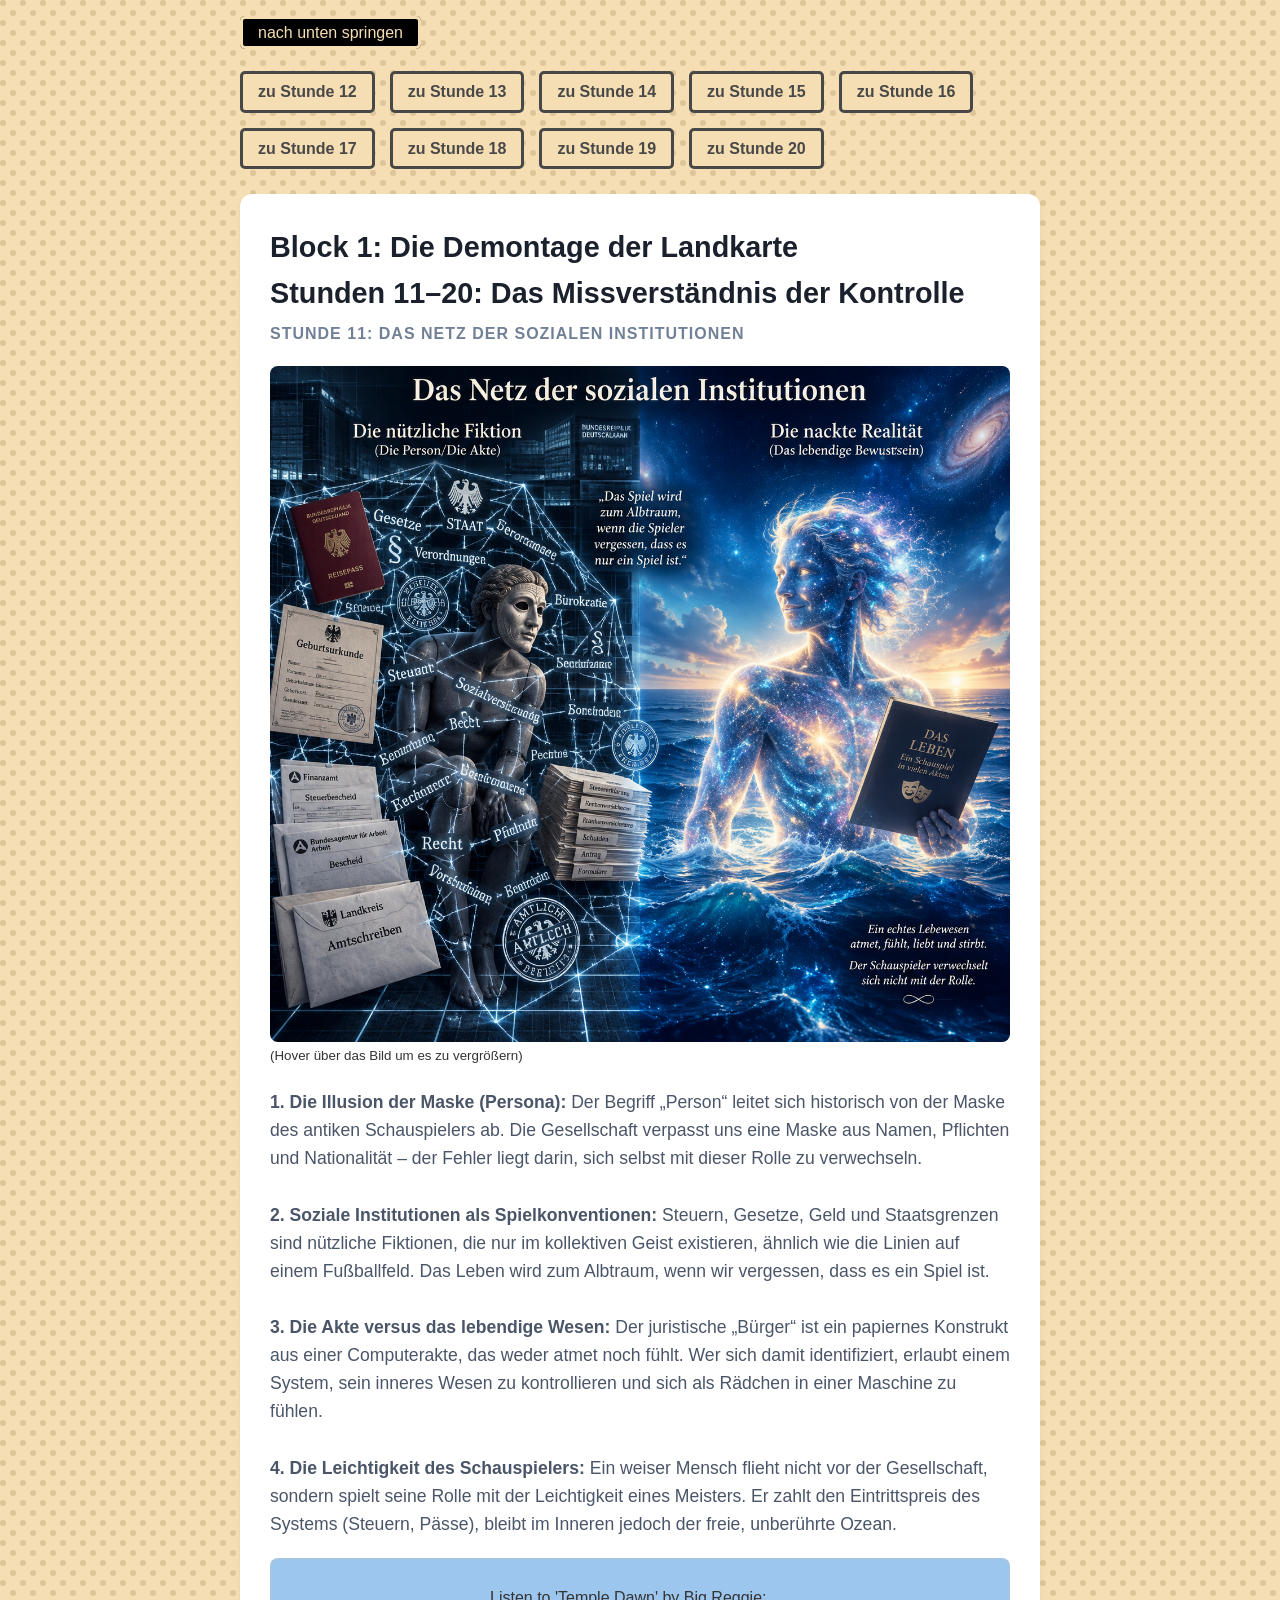
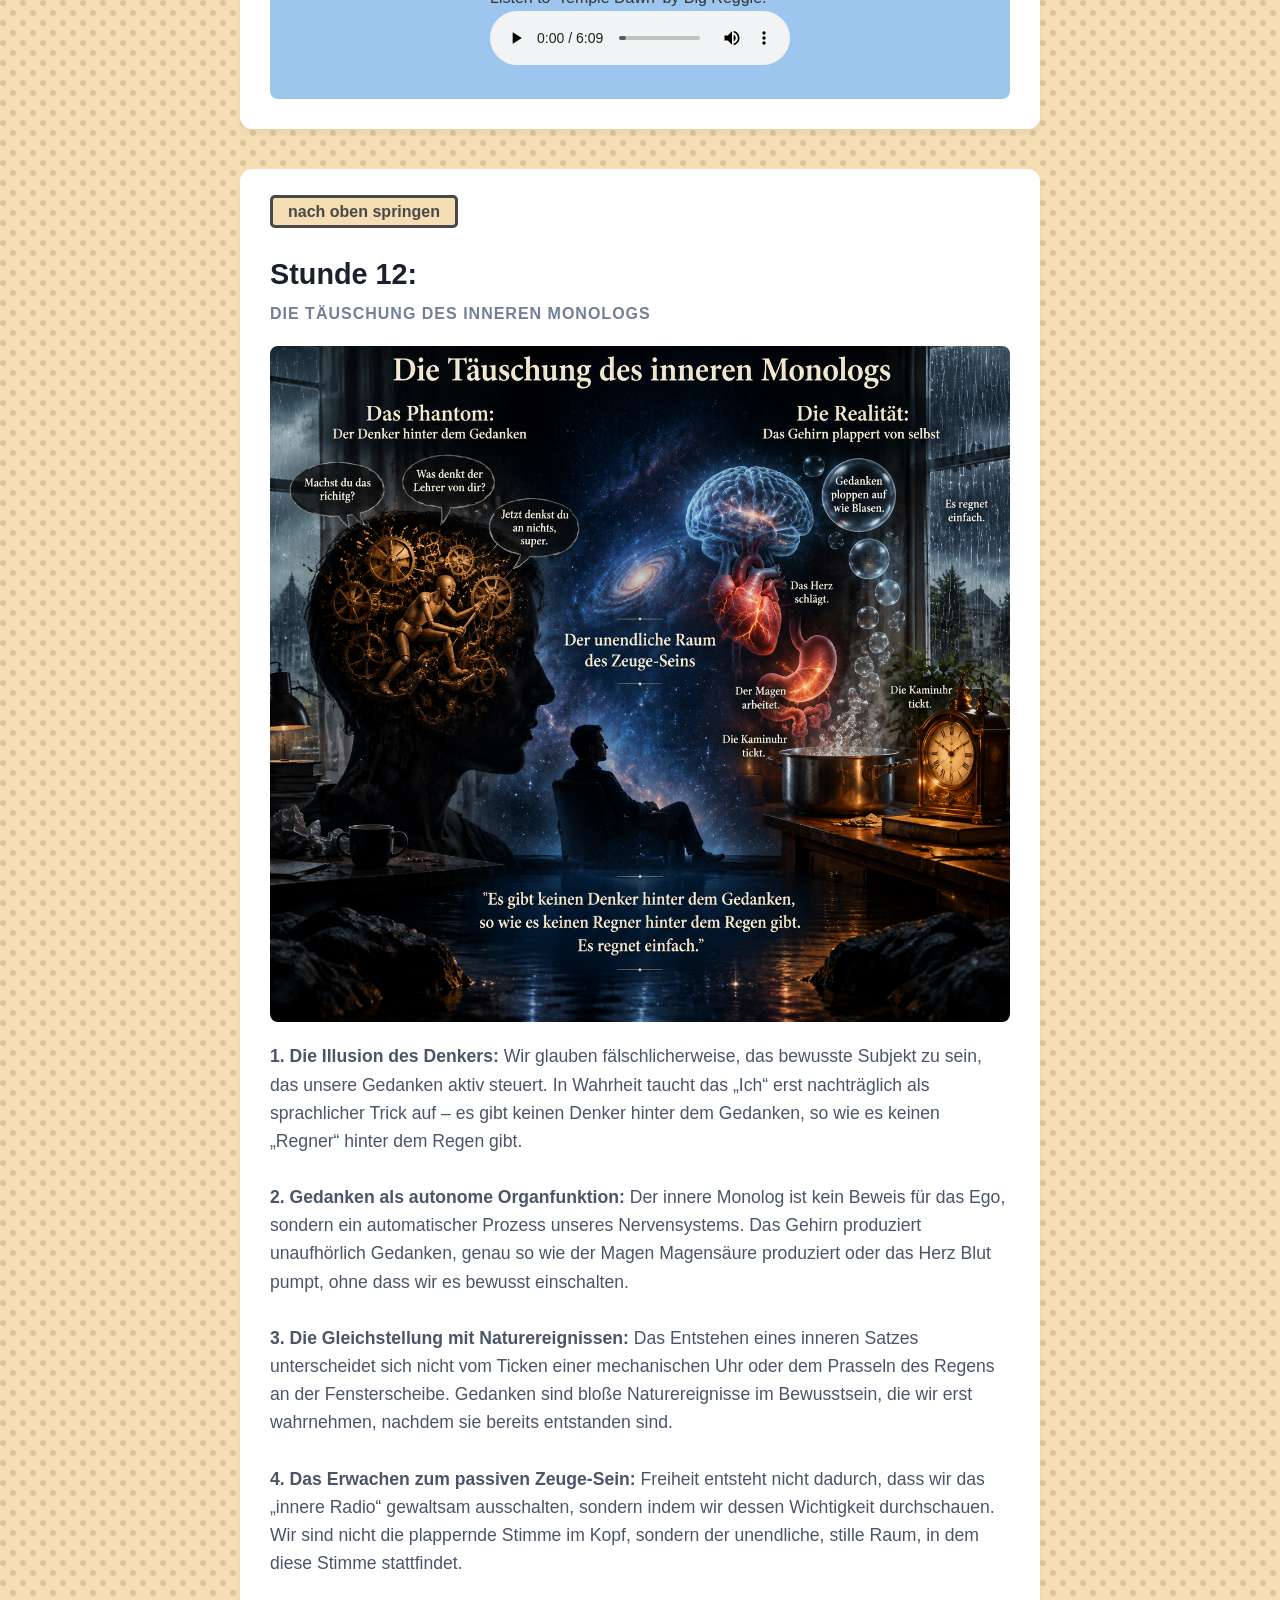
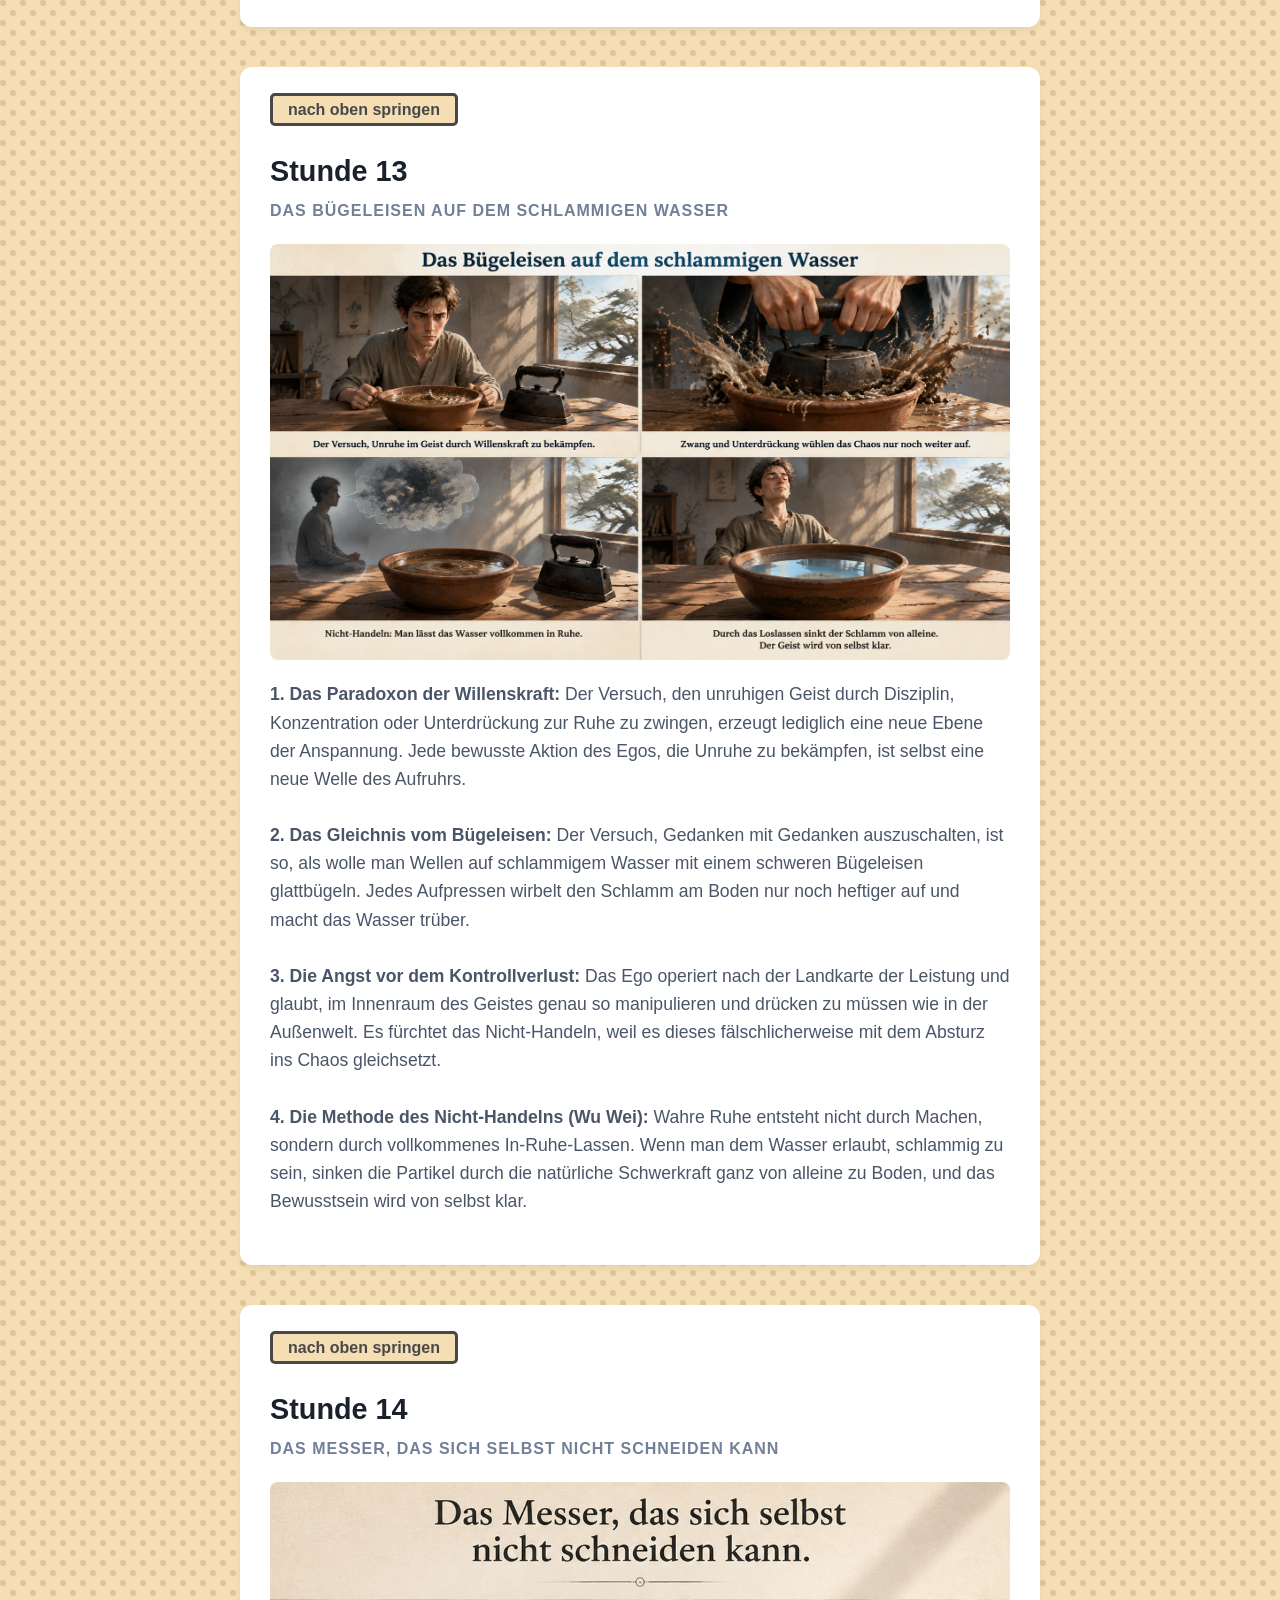
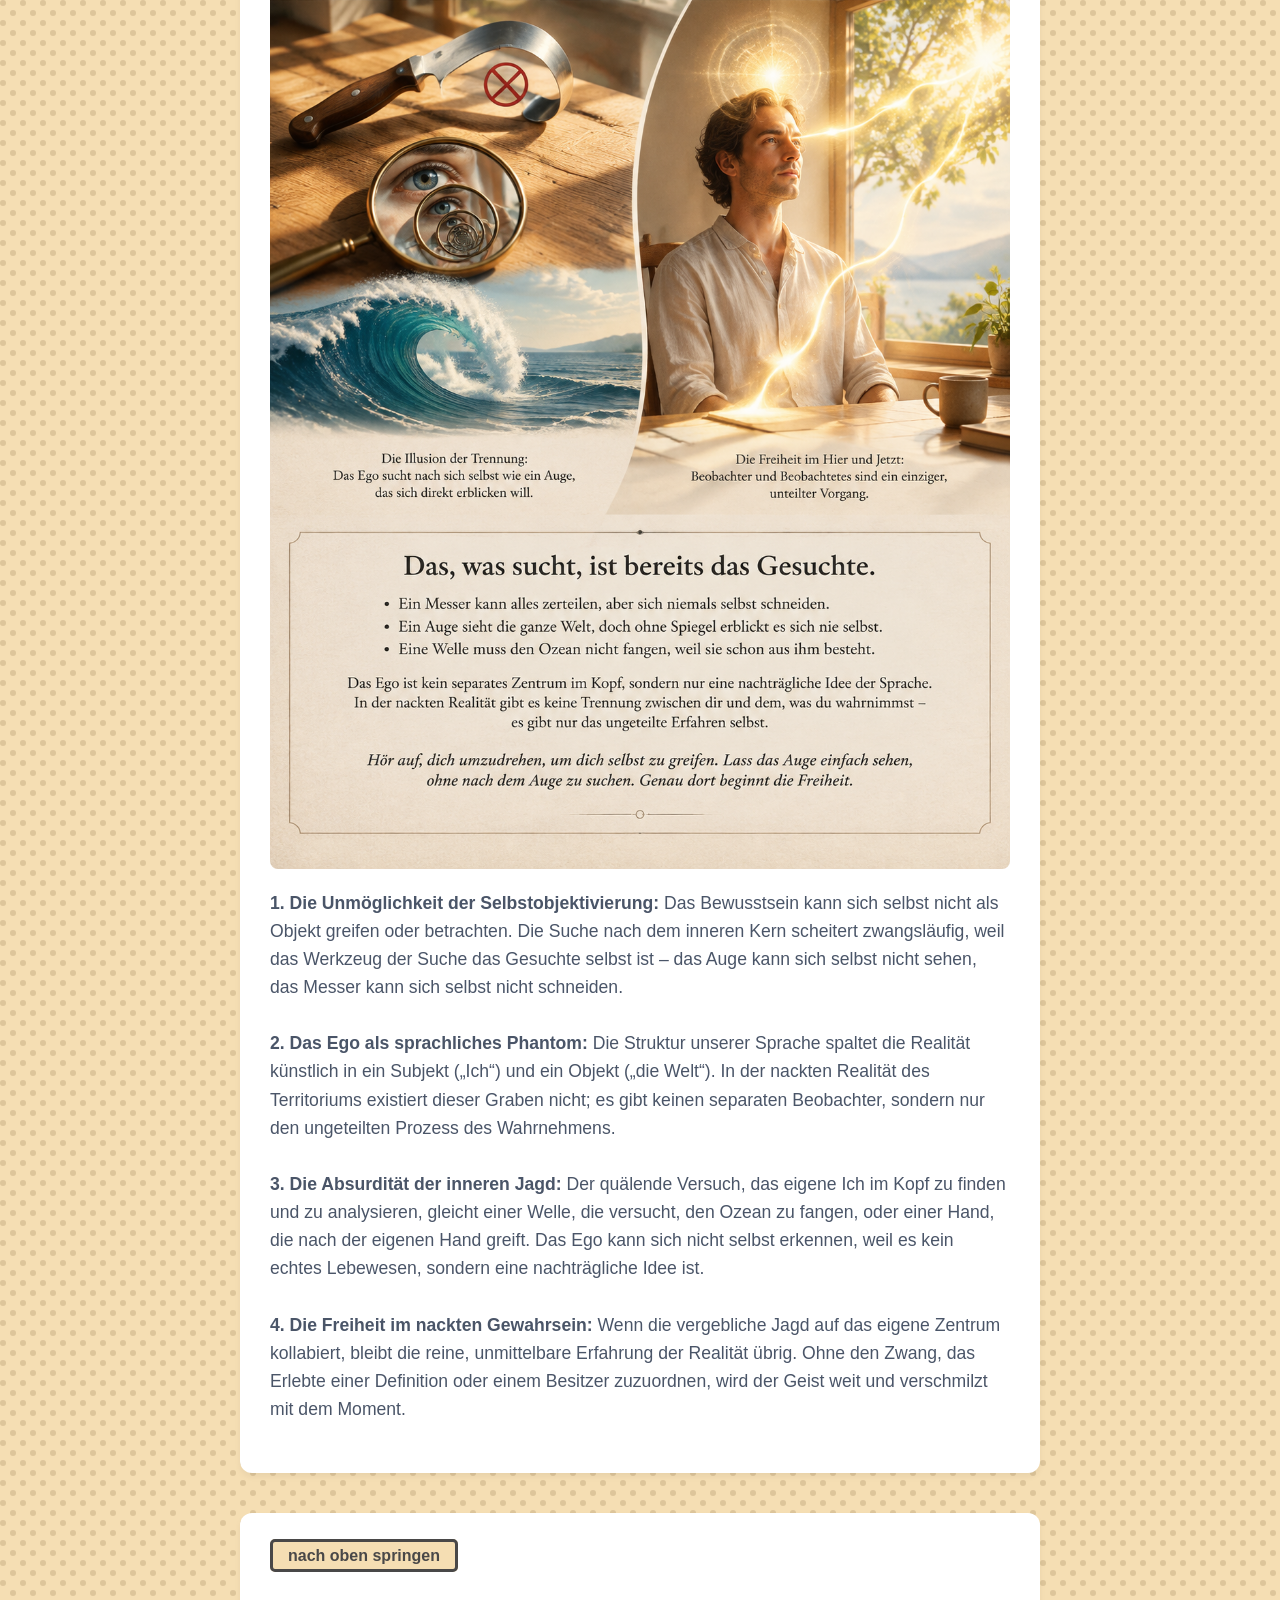
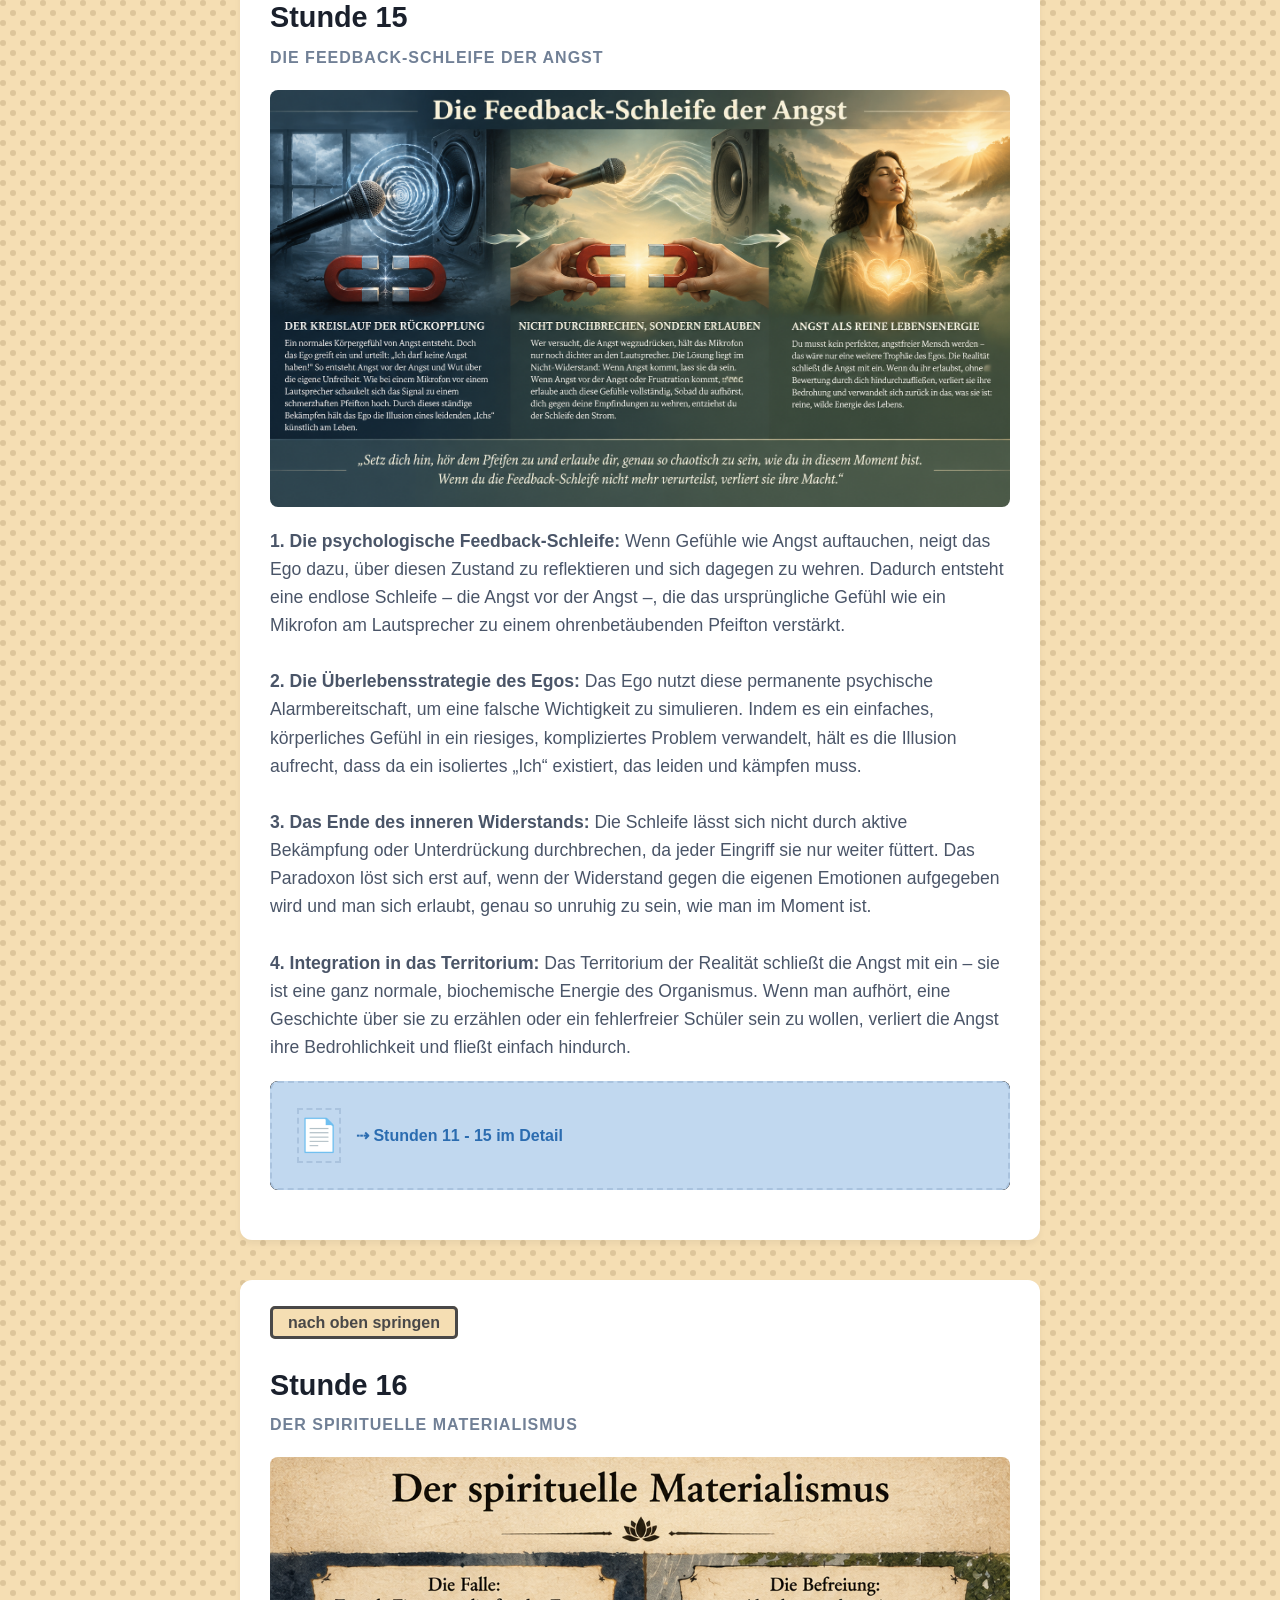
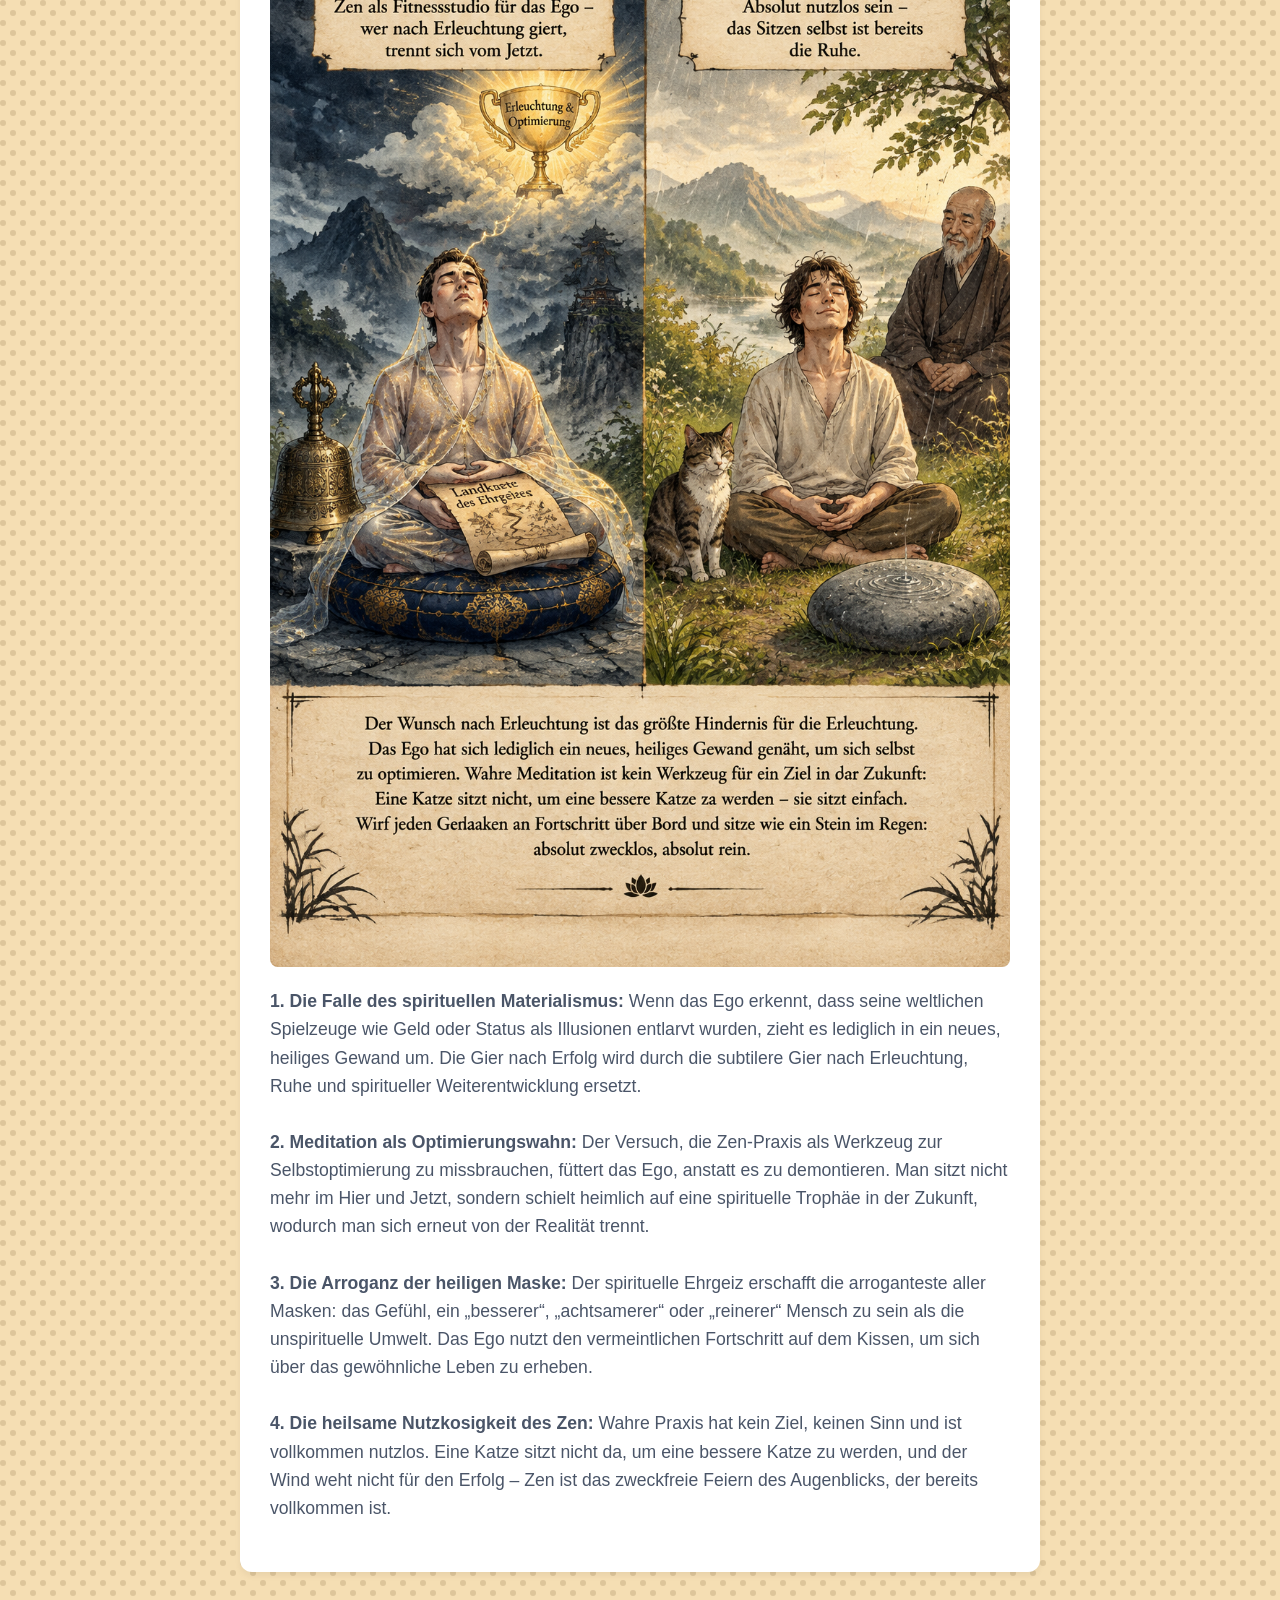
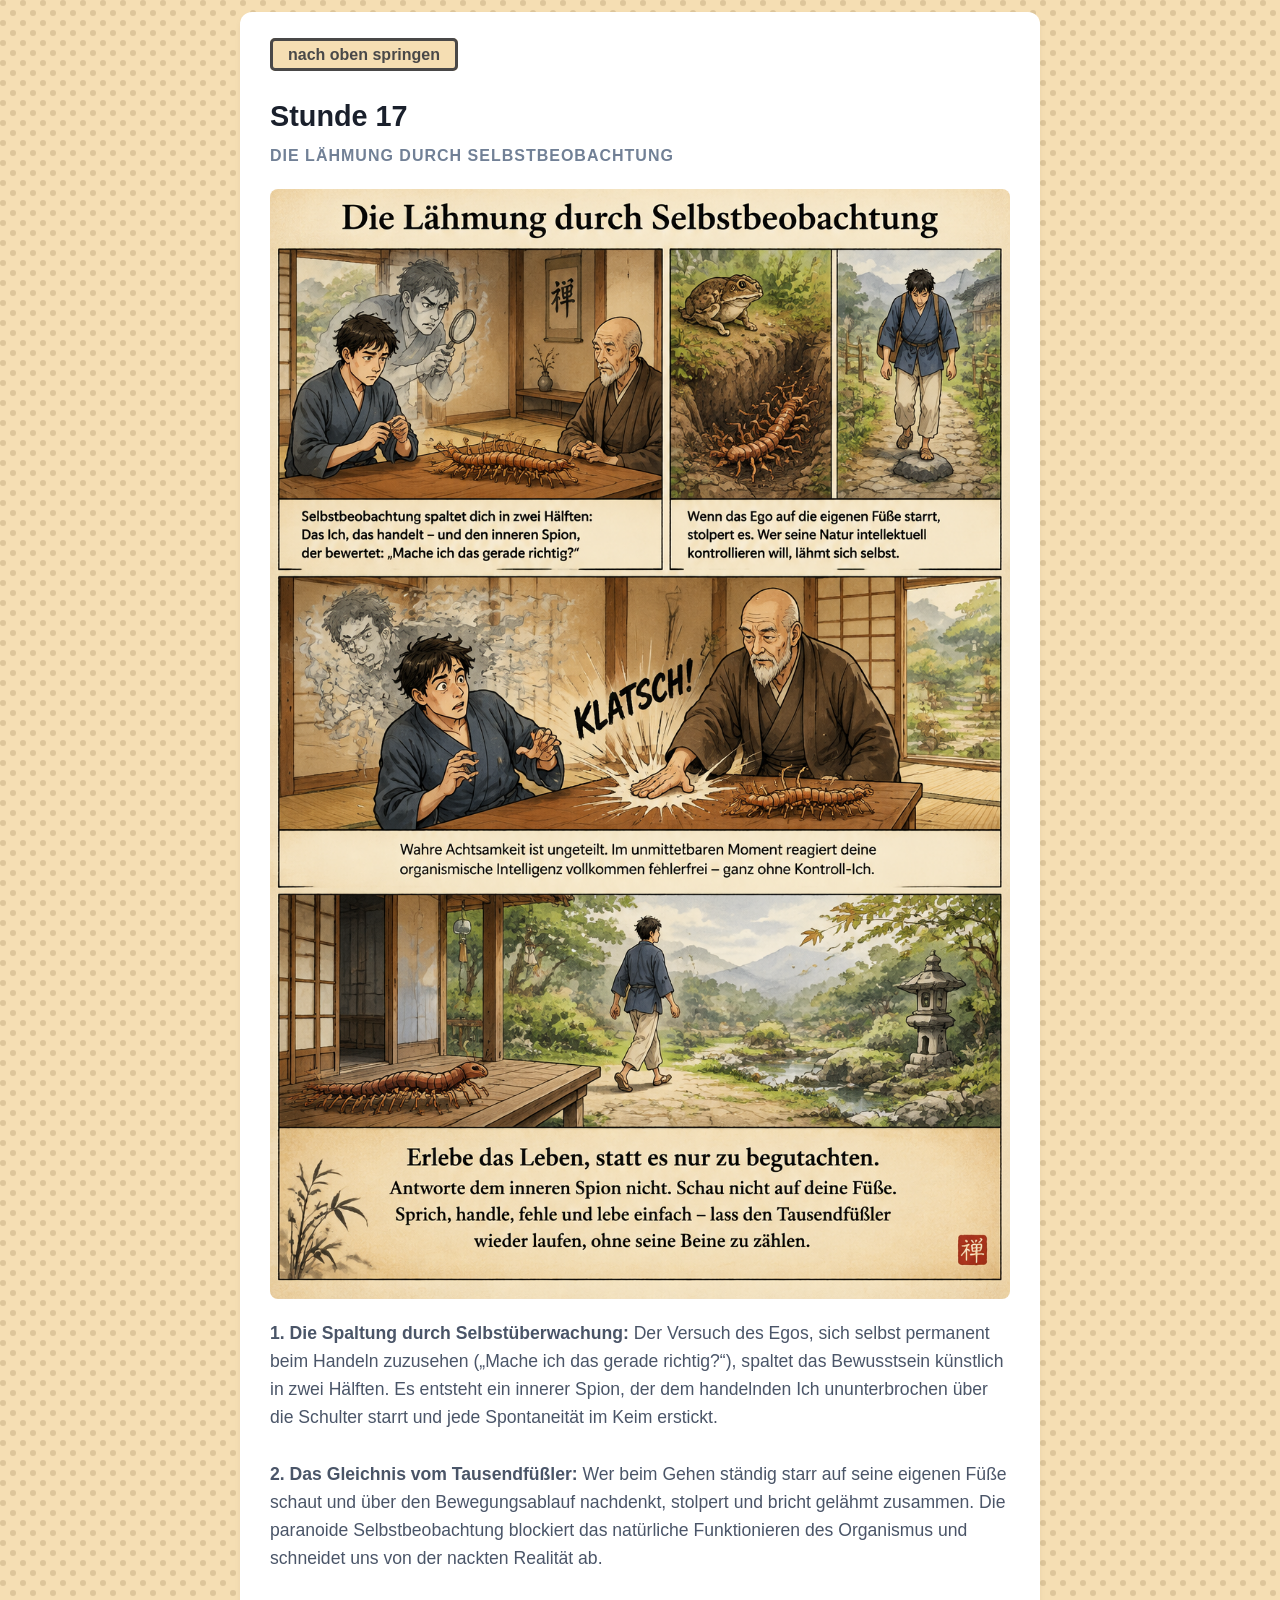
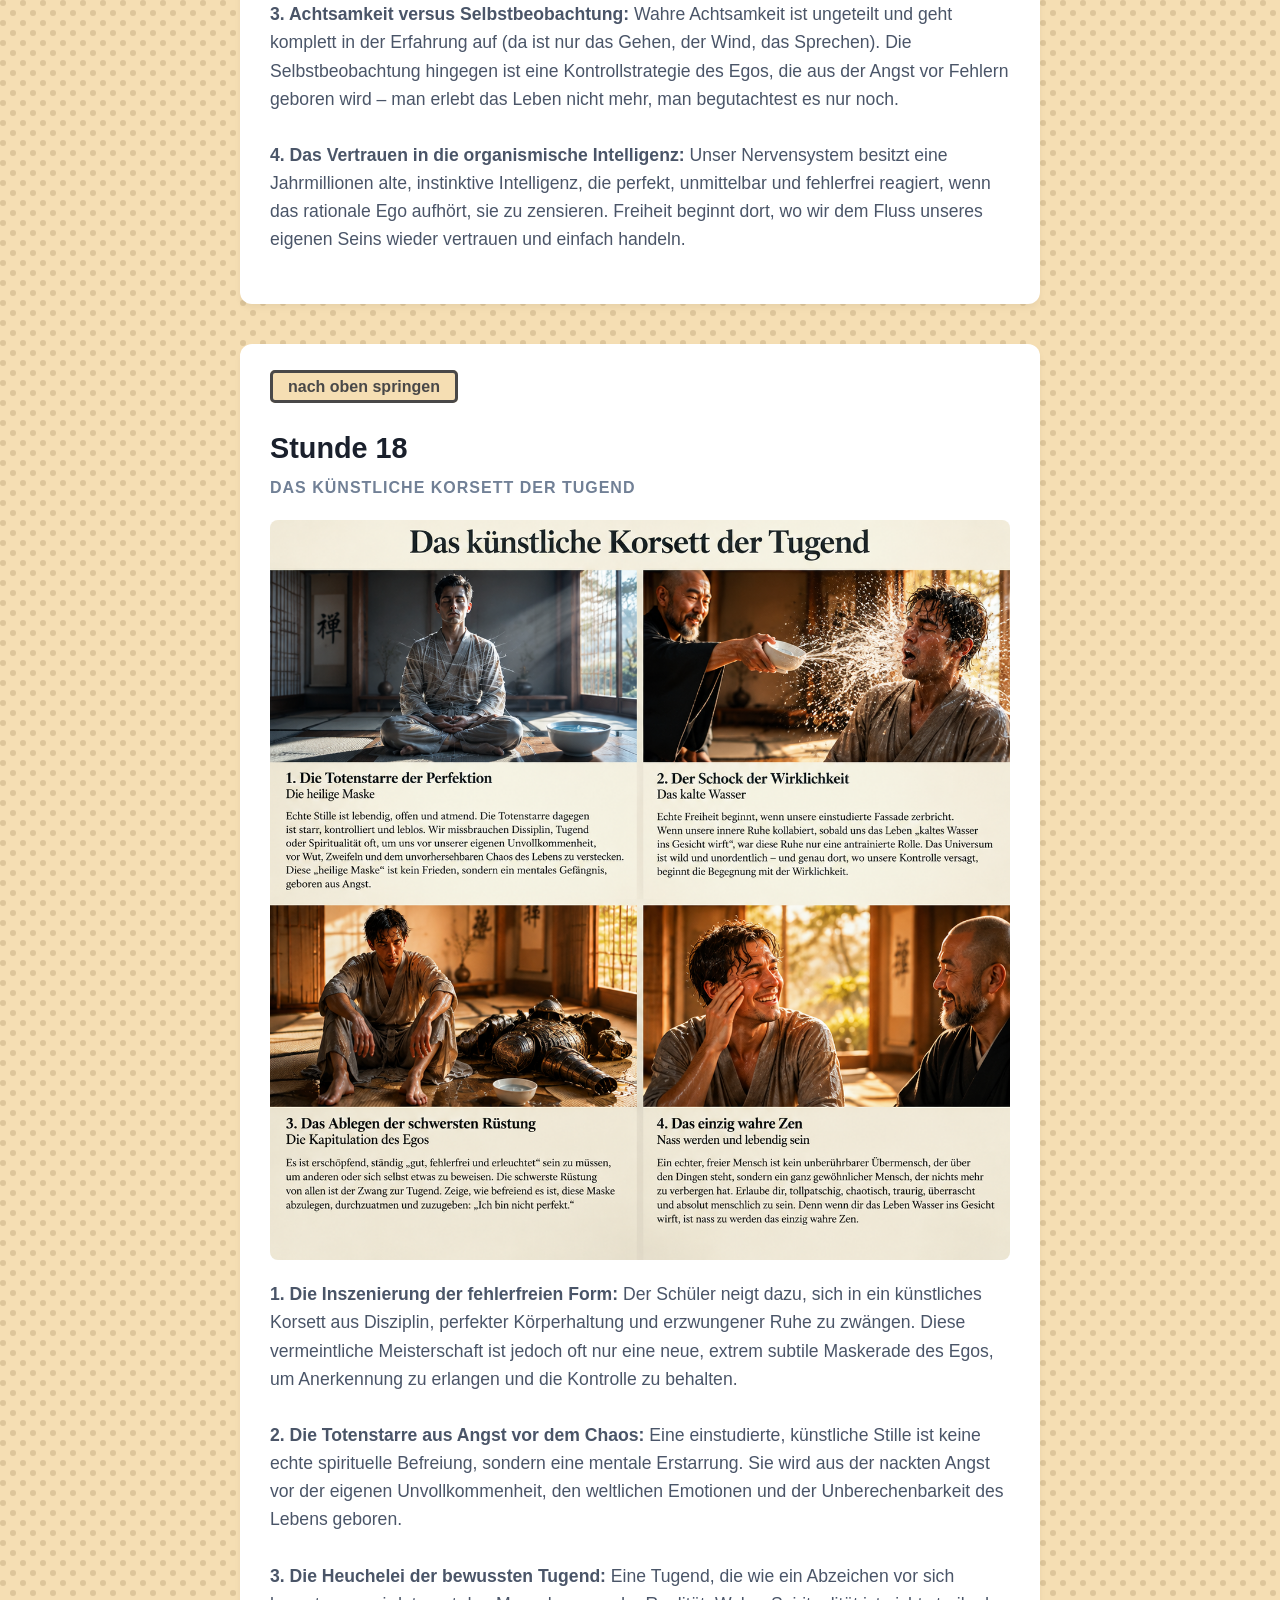
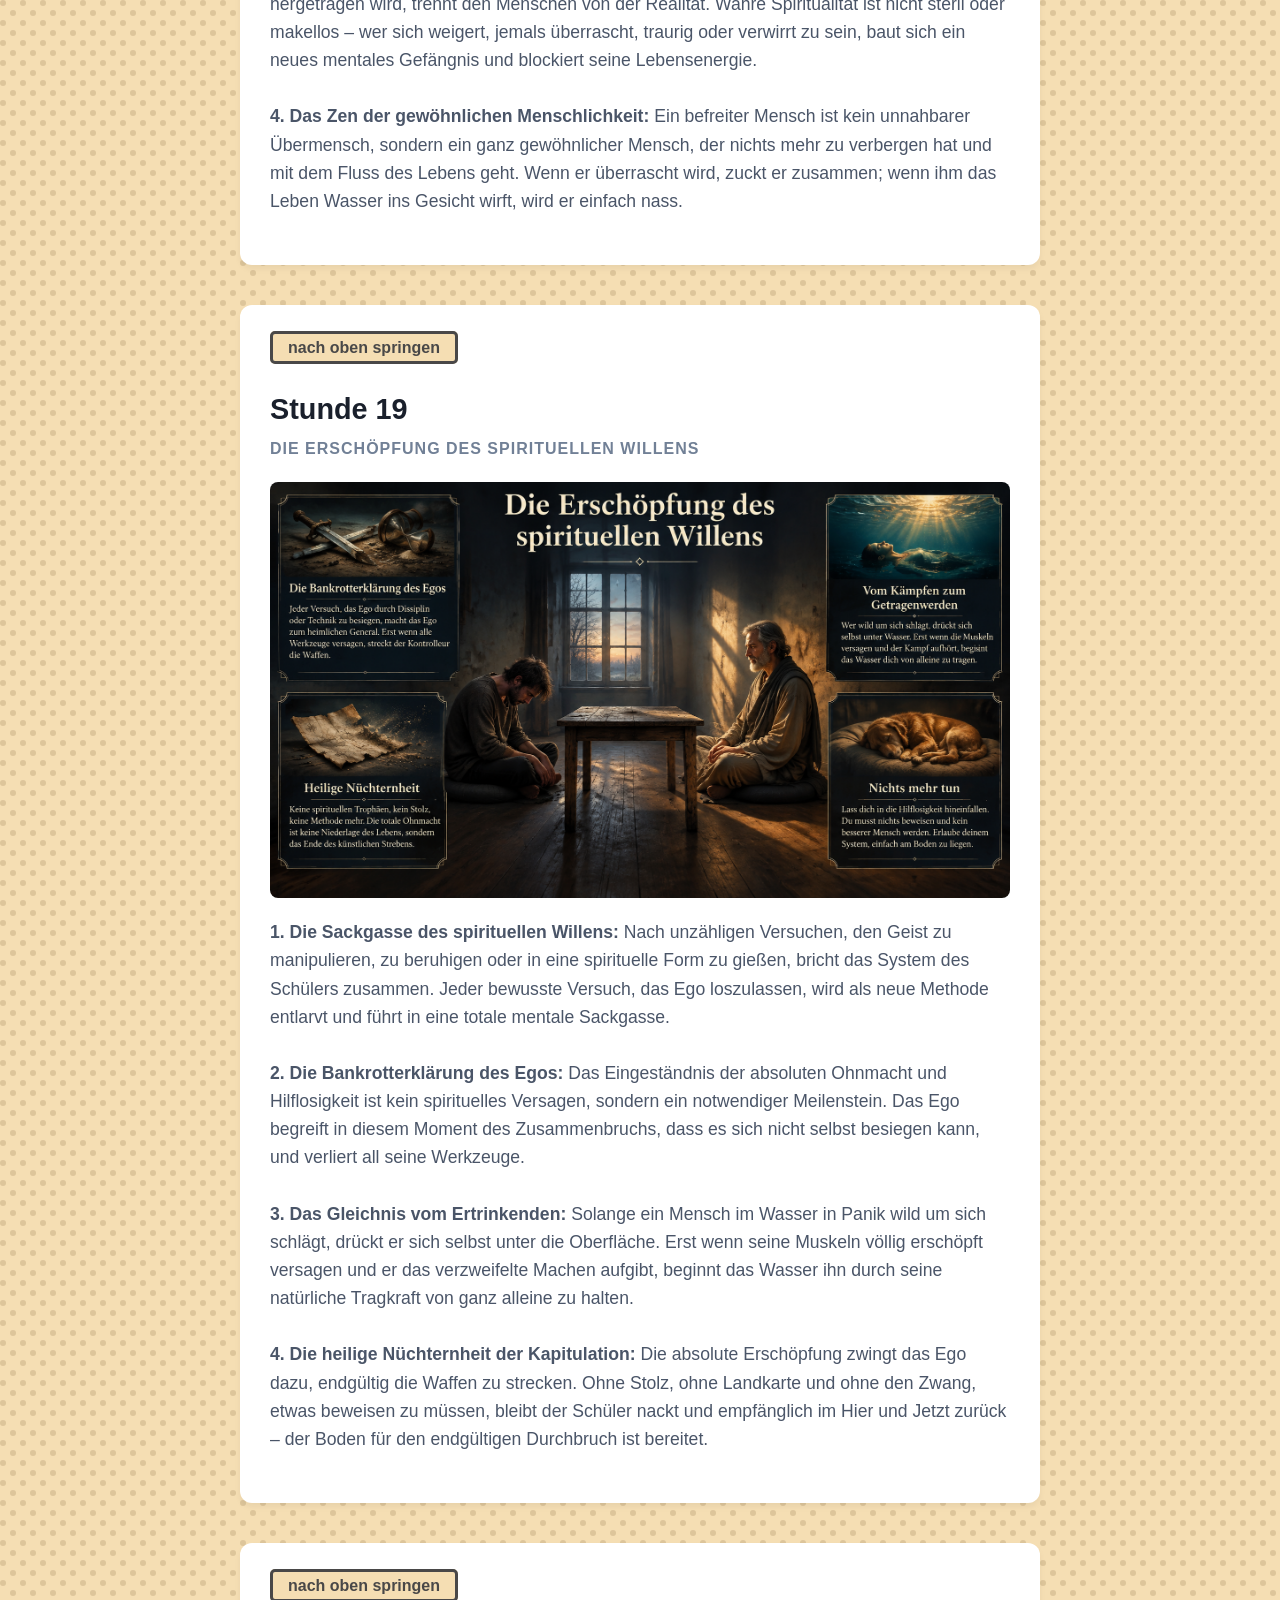
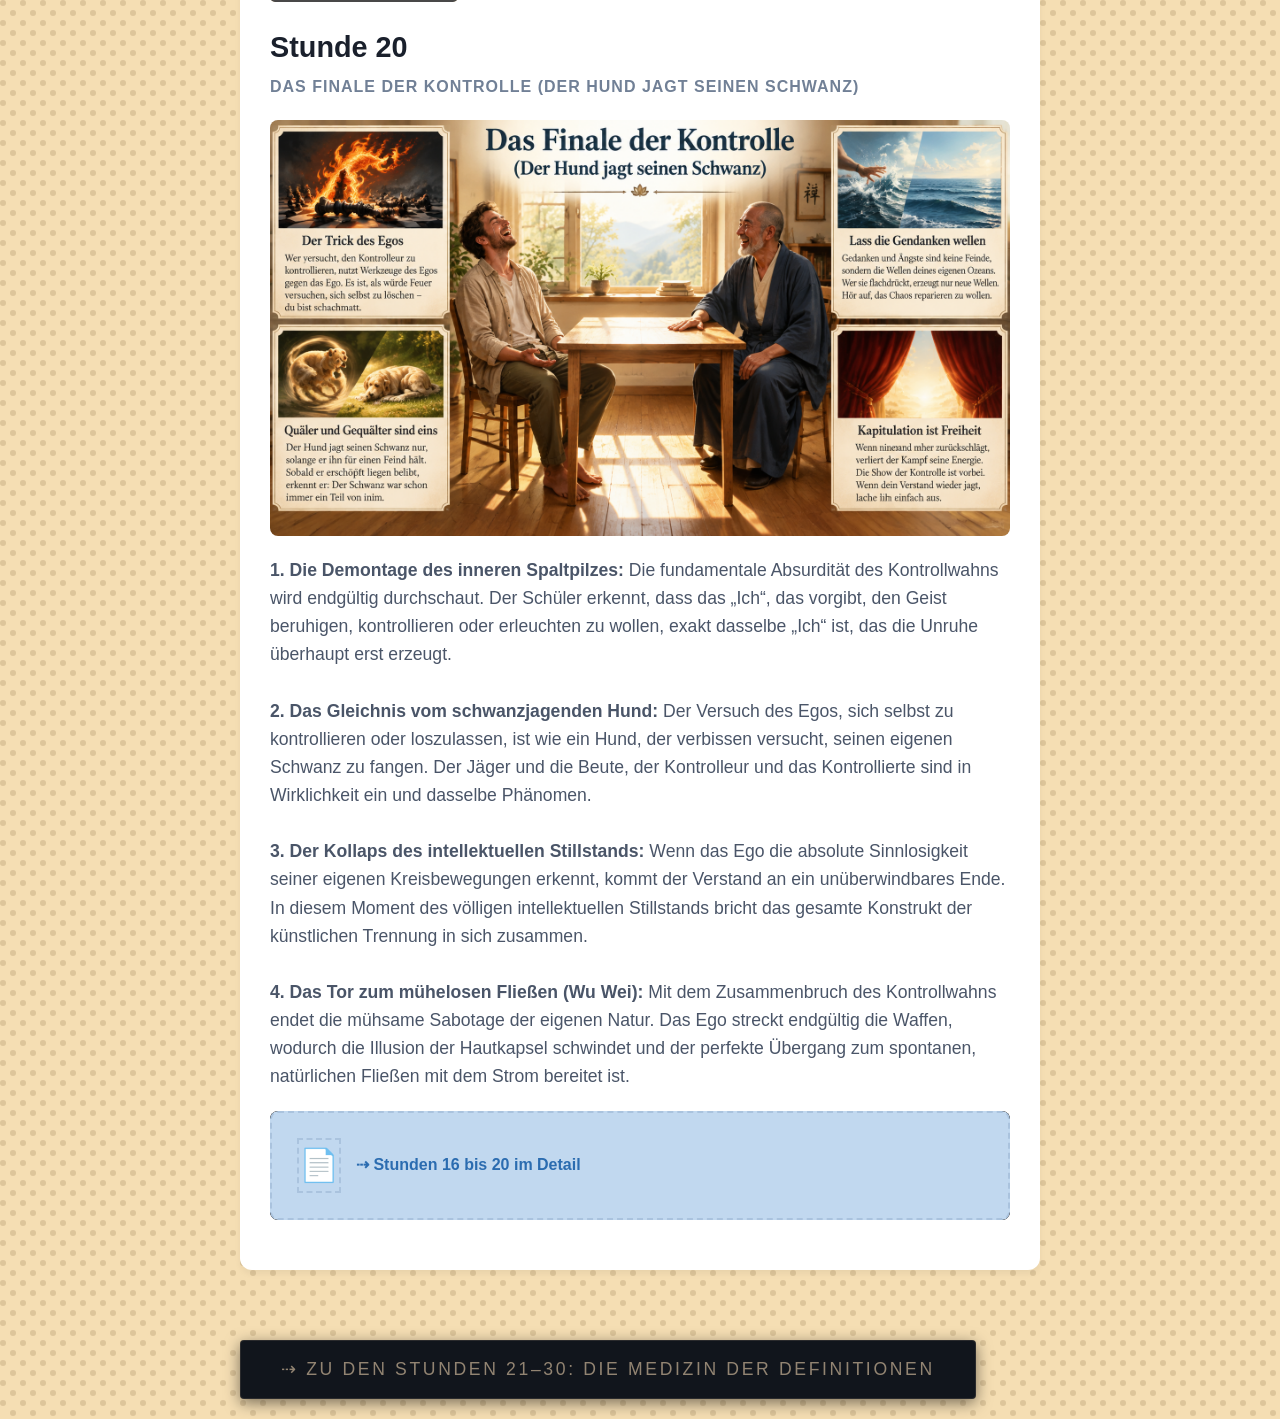
<file: lessons2.html>
<!doctype html>
<html lang="de">
  <head>
    <meta charset="UTF-8" />
    <meta name="viewport" content="width=device-width, initial-scale=1.0" />
    <title>120 Stunden der philosophischen Dekonstruktion</title>
    <link rel="stylesheet" href="lessons.css" />
  </head>
  <body>
    <main class="container" id="up">
      <a id="jumgBtn" href="#down">nach unten springen</a><br /><br />
      <div class="links">
        <a class="jumgBtn2" href="#stunde12">zu Stunde 12</a>
        <a class="jumgBtn2" href="#stunde13">zu Stunde 13</a>
        <a class="jumgBtn2" href="#stunde14">zu Stunde 14</a>
        <a class="jumgBtn2" href="#stunde15">zu Stunde 15</a>
        <a class="jumgBtn2" href="#stunde16">zu Stunde 16</a>
        <a class="jumgBtn2" href="#stunde17">zu Stunde 17</a>
        <a class="jumgBtn2" href="#stunde18">zu Stunde 18</a>
        <a class="jumgBtn2" href="#stunde19">zu Stunde 19</a>
        <a class="jumgBtn2" href="#stunde20">zu Stunde 20</a>
      </div>
      <section class="lesson-section">
        <h1 class="lesson-title">
          Block 1: Die Demontage der Landkarte
          <br />Stunden 11–20: Das Missverständnis der Kontrolle
        </h1>
        <p class="lesson-subtitle">
          Stunde 11: Das Netz der sozialen Institutionen
        </p>

        <div class="hover-fullscreen-wrapper" data-type="image">
          <div class="hover-fullscreen-content">
            <img src="Images/Stunde11.png" alt="Unterrichtsmaterial 1" />
          </div>
          <small>(Hover über das Bild um es zu vergrößern)</small>
        </div>

        <p class="lesson-text">
          <strong>1. Die Illusion der Maske (Persona):</strong> Der Begriff
          „Person“ leitet sich historisch von der Maske des antiken
          Schauspielers ab. Die Gesellschaft verpasst uns eine Maske aus Namen,
          Pflichten und Nationalität – der Fehler liegt darin, sich selbst mit
          dieser Rolle zu verwechseln.<br /><br />
          <strong>2. Soziale Institutionen als Spielkonventionen:</strong>
          Steuern, Gesetze, Geld und Staatsgrenzen sind nützliche Fiktionen, die
          nur im kollektiven Geist existieren, ähnlich wie die Linien auf einem
          Fußballfeld. Das Leben wird zum Albtraum, wenn wir vergessen, dass es
          ein Spiel ist.<br /><br />
          <strong>3. Die Akte versus das lebendige Wesen:</strong> Der
          juristische „Bürger“ ist ein papiernes Konstrukt aus einer
          Computerakte, das weder atmet noch fühlt. Wer sich damit
          identifiziert, erlaubt einem System, sein inneres Wesen zu
          kontrollieren und sich als Rädchen in einer Maschine zu fühlen.<br /><br />
          <strong>4. Die Leichtigkeit des Schauspielers:</strong> Ein weiser
          Mensch flieht nicht vor der Gesellschaft, sondern spielt seine Rolle
          mit der Leichtigkeit eines Meisters. Er zahlt den Eintrittspreis des
          Systems (Steuern, Pässe), bleibt im Inneren jedoch der freie,
          unberührte Ozean.
        </p>

        <div>
          <div class="screen-center">
            <div>
              <figure>
                <figcaption>Listen to 'Temple Dawn' by Big Reggie:</figcaption>

                <audio
                  controls
                  src="Sounds/big_reggie-temple-dawn-343933.mp3"
                ></audio>
              </figure>
            </div>
          </div>
        </div>
      </section>

      <section class="lesson-section">
        <a class="jumgBtn2" href="#up">nach oben springen</a><br /><br />
        <h1 id="stunde2" class="lesson-title">Stunde 12:</h1>
        <p class="lesson-subtitle">Die Täuschung des inneren Monologs</p>

        <div class="hover-fullscreen-wrapper" data-type="image">
          <div class="hover-fullscreen-content">
            <img src="Images/Stunde12.png" alt="Unterrichtsmaterial 2" />
          </div>
        </div>

        <p class="lesson-text">
          <strong>1. Die Illusion des Denkers:</strong> Wir glauben
          fälschlicherweise, das bewusste Subjekt zu sein, das unsere Gedanken
          aktiv steuert. In Wahrheit taucht das „Ich“ erst nachträglich als
          sprachlicher Trick auf – es gibt keinen Denker hinter dem Gedanken, so
          wie es keinen „Regner“ hinter dem Regen gibt.<br /><br />
          <strong>2. Gedanken als autonome Organfunktion:</strong> Der innere
          Monolog ist kein Beweis für das Ego, sondern ein automatischer Prozess
          unseres Nervensystems. Das Gehirn produziert unaufhörlich Gedanken,
          genau so wie der Magen Magensäure produziert oder das Herz Blut pumpt,
          ohne dass wir es bewusst einschalten.<br /><br />
          <strong>3. Die Gleichstellung mit Naturereignissen:</strong> Das
          Entstehen eines inneren Satzes unterscheidet sich nicht vom Ticken
          einer mechanischen Uhr oder dem Prasseln des Regens an der
          Fensterscheibe. Gedanken sind bloße Naturereignisse im Bewusstsein,
          die wir erst wahrnehmen, nachdem sie bereits entstanden sind.<br /><br />
          <strong>4. Das Erwachen zum passiven Zeuge-Sein:</strong> Freiheit
          entsteht nicht dadurch, dass wir das „innere Radio“ gewaltsam
          ausschalten, sondern indem wir dessen Wichtigkeit durchschauen. Wir
          sind nicht die plappernde Stimme im Kopf, sondern der unendliche,
          stille Raum, in dem diese Stimme stattfindet.
        </p>
      </section>
      <section class="lesson-section">
        <a class="jumgBtn2" href="#up">nach oben springen</a><br /><br />
        <h1 id="stunde3" class="lesson-title">Stunde 13</h1>
        <p class="lesson-subtitle">Das Bügeleisen auf dem schlammigen Wasser</p>

        <div class="hover-fullscreen-wrapper" data-type="image">
          <div class="hover-fullscreen-content">
            <img src="Images/Stunde13.png" alt="Unterrichtsmaterial 2" />
          </div>
        </div>

        <p class="lesson-text">
          <strong>1. Das Paradoxon der Willenskraft:</strong> Der Versuch, den
          unruhigen Geist durch Disziplin, Konzentration oder Unterdrückung zur
          Ruhe zu zwingen, erzeugt lediglich eine neue Ebene der Anspannung.
          Jede bewusste Aktion des Egos, die Unruhe zu bekämpfen, ist selbst
          eine neue Welle des Aufruhrs.<br /><br />
          <strong>2. Das Gleichnis vom Bügeleisen:</strong> Der Versuch,
          Gedanken mit Gedanken auszuschalten, ist so, als wolle man Wellen auf
          schlammigem Wasser mit einem schweren Bügeleisen glattbügeln. Jedes
          Aufpressen wirbelt den Schlamm am Boden nur noch heftiger auf und
          macht das Wasser trüber.<br /><br />
          <strong>3. Die Angst vor dem Kontrollverlust:</strong> Das Ego
          operiert nach der Landkarte der Leistung und glaubt, im Innenraum des
          Geistes genau so manipulieren und drücken zu müssen wie in der
          Außenwelt. Es fürchtet das Nicht-Handeln, weil es dieses
          fälschlicherweise mit dem Absturz ins Chaos gleichsetzt.<br /><br />
          <strong>4. Die Methode des Nicht-Handelns (Wu Wei):</strong> Wahre
          Ruhe entsteht nicht durch Machen, sondern durch vollkommenes
          In-Ruhe-Lassen. Wenn man dem Wasser erlaubt, schlammig zu sein, sinken
          die Partikel durch die natürliche Schwerkraft ganz von alleine zu
          Boden, und das Bewusstsein wird von selbst klar.
        </p>
      </section>
      <section class="lesson-section">
        <a class="jumgBtn2" href="#up">nach oben springen</a><br /><br />
        <h1 id="stunde4" class="lesson-title">Stunde 14</h1>
        <p class="lesson-subtitle">
          Das Messer, das sich selbst nicht schneiden kann
        </p>

        <div class="hover-fullscreen-wrapper" data-type="image">
          <div class="hover-fullscreen-content">
            <img src="Images/Stunde14.png" alt="Unterrichtsmaterial 2" />
          </div>
        </div>

        <p class="lesson-text">
          <strong>1. Die Unmöglichkeit der Selbstobjektivierung:</strong> Das
          Bewusstsein kann sich selbst nicht als Objekt greifen oder betrachten.
          Die Suche nach dem inneren Kern scheitert zwangsläufig, weil das
          Werkzeug der Suche das Gesuchte selbst ist – das Auge kann sich selbst
          nicht sehen, das Messer kann sich selbst nicht schneiden.<br /><br />
          <strong>2. Das Ego als sprachliches Phantom:</strong> Die Struktur
          unserer Sprache spaltet die Realität künstlich in ein Subjekt („Ich“)
          und ein Objekt („die Welt“). In der nackten Realität des Territoriums
          existiert dieser Graben nicht; es gibt keinen separaten Beobachter,
          sondern nur den ungeteilten Prozess des Wahrnehmens.<br /><br />
          <strong>3. Die Absurdität der inneren Jagd:</strong> Der quälende
          Versuch, das eigene Ich im Kopf zu finden und zu analysieren, gleicht
          einer Welle, die versucht, den Ozean zu fangen, oder einer Hand, die
          nach der eigenen Hand greift. Das Ego kann sich nicht selbst erkennen,
          weil es kein echtes Lebewesen, sondern eine nachträgliche Idee ist.<br /><br />
          <strong>4. Die Freiheit im nackten Gewahrsein:</strong> Wenn die
          vergebliche Jagd auf das eigene Zentrum kollabiert, bleibt die reine,
          unmittelbare Erfahrung der Realität übrig. Ohne den Zwang, das Erlebte
          einer Definition oder einem Besitzer zuzuordnen, wird der Geist weit
          und verschmilzt mit dem Moment.
        </p>
      </section>
      <section class="lesson-section">
        <a class="jumgBtn2" href="#up">nach oben springen</a><br /><br />
        <h1 id="stunde5" class="lesson-title">Stunde 15</h1>
        <p class="lesson-subtitle">Die Feedback-Schleife der Angst</p>

        <div class="hover-fullscreen-wrapper" data-type="image">
          <div class="hover-fullscreen-content">
            <img src="Images/Stunde15.png" alt="Unterrichtsmaterial 2" />
          </div>
        </div>

        <p class="lesson-text">
          <strong>1. Die psychologische Feedback-Schleife:</strong> Wenn Gefühle
          wie Angst auftauchen, neigt das Ego dazu, über diesen Zustand zu
          reflektieren und sich dagegen zu wehren. Dadurch entsteht eine endlose
          Schleife – die Angst vor der Angst –, die das ursprüngliche Gefühl wie
          ein Mikrofon am Lautsprecher zu einem ohrenbetäubenden Pfeifton
          verstärkt.<br /><br />
          <strong>2. Die Überlebensstrategie des Egos:</strong> Das Ego nutzt
          diese permanente psychische Alarmbereitschaft, um eine falsche
          Wichtigkeit zu simulieren. Indem es ein einfaches, körperliches Gefühl
          in ein riesiges, kompliziertes Problem verwandelt, hält es die
          Illusion aufrecht, dass da ein isoliertes „Ich“ existiert, das leiden
          und kämpfen muss.<br /><br />
          <strong>3. Das Ende des inneren Widerstands:</strong> Die Schleife
          lässt sich nicht durch aktive Bekämpfung oder Unterdrückung
          durchbrechen, da jeder Eingriff sie nur weiter füttert. Das Paradoxon
          löst sich erst auf, wenn der Widerstand gegen die eigenen Emotionen
          aufgegeben wird und man sich erlaubt, genau so unruhig zu sein, wie
          man im Moment ist.<br /><br />
          <strong>4. Integration in das Territorium:</strong> Das Territorium
          der Realität schließt die Angst mit ein – sie ist eine ganz normale,
          biochemische Energie des Organismus. Wenn man aufhört, eine Geschichte
          über sie zu erzählen oder ein fehlerfreier Schüler sein zu wollen,
          verliert die Angst ihre Bedrohlichkeit und fließt einfach hindurch.
        </p>

        <div
          class="hover-fullscreen-wrapper"
          data-type="pdf"
          data-src="Images/Stunden11-15.pdf"
        >
          <div class="hover-fullscreen-content">
            <div class="pdf-preview">
              <span class="pdf-icon">📄</span>
              <span class="pdf-name">⇢ Stunden 11 - 15 im Detail</span>
            </div>
          </div>
        </div>
      </section>
      <section class="lesson-section">
        <a class="jumgBtn2" href="#up">nach oben springen</a><br /><br />
        <h1 id="stunde6" class="lesson-title">Stunde 16</h1>
        <p class="lesson-subtitle">Der spirituelle Materialismus</p>

        <div class="hover-fullscreen-wrapper" data-type="image">
          <div class="hover-fullscreen-content">
            <img src="Images/Stunde16.png" alt="Unterrichtsmaterial 2" />
          </div>
        </div>

        <p class="lesson-text">
          <strong>1. Die Falle des spirituellen Materialismus:</strong> Wenn das
          Ego erkennt, dass seine weltlichen Spielzeuge wie Geld oder Status als
          Illusionen entlarvt wurden, zieht es lediglich in ein neues, heiliges
          Gewand um. Die Gier nach Erfolg wird durch die subtilere Gier nach
          Erleuchtung, Ruhe und spiritueller Weiterentwicklung ersetzt.<br /><br />
          <strong>2. Meditation als Optimierungswahn:</strong> Der Versuch, die
          Zen-Praxis als Werkzeug zur Selbstoptimierung zu missbrauchen, füttert
          das Ego, anstatt es zu demontieren. Man sitzt nicht mehr im Hier und
          Jetzt, sondern schielt heimlich auf eine spirituelle Trophäe in der
          Zukunft, wodurch man sich erneut von der Realität trennt.<br /><br />
          <strong>3. Die Arroganz der heiligen Maske:</strong> Der spirituelle
          Ehrgeiz erschafft die arroganteste aller Masken: das Gefühl, ein
          „besserer“, „achtsamerer“ oder „reinerer“ Mensch zu sein als die
          unspirituelle Umwelt. Das Ego nutzt den vermeintlichen Fortschritt auf
          dem Kissen, um sich über das gewöhnliche Leben zu erheben.<br /><br />
          <strong>4. Die heilsame Nutzkosigkeit des Zen:</strong> Wahre Praxis
          hat kein Ziel, keinen Sinn und ist vollkommen nutzlos. Eine Katze
          sitzt nicht da, um eine bessere Katze zu werden, und der Wind weht
          nicht für den Erfolg – Zen ist das zweckfreie Feiern des Augenblicks,
          der bereits vollkommen ist.
        </p>
      </section>
      <section class="lesson-section">
        <a class="jumgBtn2" href="#up">nach oben springen</a><br /><br />
        <h1 id="stunde7" class="lesson-title">Stunde 17</h1>
        <p class="lesson-subtitle">Die Lähmung durch Selbstbeobachtung</p>

        <div class="hover-fullscreen-wrapper" data-type="image">
          <div class="hover-fullscreen-content">
            <img src="Images/Stunde17.png" alt="Unterrichtsmaterial 2" />
          </div>
        </div>

        <p class="lesson-text">
          <strong>1. Die Spaltung durch Selbstüberwachung:</strong> Der Versuch
          des Egos, sich selbst permanent beim Handeln zuzusehen („Mache ich das
          gerade richtig?“), spaltet das Bewusstsein künstlich in zwei Hälften.
          Es entsteht ein innerer Spion, der dem handelnden Ich ununterbrochen
          über die Schulter starrt und jede Spontaneität im Keim erstickt.<br /><br />
          <strong>2. Das Gleichnis vom Tausendfüßler:</strong> Wer beim Gehen
          ständig starr auf seine eigenen Füße schaut und über den
          Bewegungsablauf nachdenkt, stolpert und bricht gelähmt zusammen. Die
          paranoide Selbstbeobachtung blockiert das natürliche Funktionieren des
          Organismus und schneidet uns von der nackten Realität ab.<br /><br />
          <strong>3. Achtsamkeit versus Selbstbeobachtung:</strong> Wahre
          Achtsamkeit ist ungeteilt und geht komplett in der Erfahrung auf (da
          ist nur das Gehen, der Wind, das Sprechen). Die Selbstbeobachtung
          hingegen ist eine Kontrollstrategie des Egos, die aus der Angst vor
          Fehlern geboren wird – man erlebt das Leben nicht mehr, man
          begutachtest es nur noch.<br /><br />
          <strong>4. Das Vertrauen in die organismische Intelligenz:</strong>
          Unser Nervensystem besitzt eine Jahrmillionen alte, instinktive
          Intelligenz, die perfekt, unmittelbar und fehlerfrei reagiert, wenn
          das rationale Ego aufhört, sie zu zensieren. Freiheit beginnt dort, wo
          wir dem Fluss unseres eigenen Seins wieder vertrauen und einfach
          handeln.
        </p>
      </section>
      <section class="lesson-section">
        <a class="jumgBtn2" href="#up">nach oben springen</a><br /><br />
        <h1 id="stunde8" class="lesson-title">Stunde 18</h1>
        <p class="lesson-subtitle">Das künstliche Korsett der Tugend</p>

        <div class="hover-fullscreen-wrapper" data-type="image">
          <div class="hover-fullscreen-content">
            <img src="Images/Stunde18.png" alt="Unterrichtsmaterial 2" />
          </div>
        </div>

        <p class="lesson-text">
          <strong>1. Die Inszenierung der fehlerfreien Form:</strong> Der
          Schüler neigt dazu, sich in ein künstliches Korsett aus Disziplin,
          perfekter Körperhaltung und erzwungener Ruhe zu zwängen. Diese
          vermeintliche Meisterschaft ist jedoch oft nur eine neue, extrem
          subtile Maskerade des Egos, um Anerkennung zu erlangen und die
          Kontrolle zu behalten.<br /><br />
          <strong>2. Die Totenstarre aus Angst vor dem Chaos:</strong> Eine
          einstudierte, künstliche Stille ist keine echte spirituelle Befreiung,
          sondern eine mentale Erstarrung. Sie wird aus der nackten Angst vor
          der eigenen Unvollkommenheit, den weltlichen Emotionen und der
          Unberechenbarkeit des Lebens geboren.<br /><br />
          <strong>3. Die Heuchelei der bewussten Tugend:</strong> Eine Tugend,
          die wie ein Abzeichen vor sich hergetragen wird, trennt den Menschen
          von der Realität. Wahre Spiritualität ist nicht steril oder makellos –
          wer sich weigert, jemals überrascht, traurig oder verwirrt zu sein,
          baut sich ein neues mentales Gefängnis und blockiert seine
          Lebensenergie.<br /><br />
          <strong>4. Das Zen der gewöhnlichen Menschlichkeit:</strong> Ein
          befreiter Mensch ist kein unnahbarer Übermensch, sondern ein ganz
          gewöhnlicher Mensch, der nichts mehr zu verbergen hat und mit dem
          Fluss des Lebens geht. Wenn er überrascht wird, zuckt er zusammen;
          wenn ihm das Leben Wasser ins Gesicht wirft, wird er einfach nass.
        </p>
      </section>
      <section class="lesson-section">
        <a class="jumgBtn2" href="#up">nach oben springen</a><br /><br />
        <h1 id="stunde9" class="lesson-title">Stunde 19</h1>
        <p class="lesson-subtitle">Die Erschöpfung des spirituellen Willens</p>

        <div class="hover-fullscreen-wrapper" data-type="image">
          <div class="hover-fullscreen-content">
            <img src="Images/Stunde19.png" alt="Unterrichtsmaterial 2" />
          </div>
        </div>

        <p class="lesson-text">
          <strong>1. Die Sackgasse des spirituellen Willens:</strong> Nach
          unzähligen Versuchen, den Geist zu manipulieren, zu beruhigen oder in
          eine spirituelle Form zu gießen, bricht das System des Schülers
          zusammen. Jeder bewusste Versuch, das Ego loszulassen, wird als neue
          Methode entlarvt und führt in eine totale mentale Sackgasse.<br /><br />
          <strong>2. Die Bankrotterklärung des Egos:</strong> Das Eingeständnis
          der absoluten Ohnmacht und Hilflosigkeit ist kein spirituelles
          Versagen, sondern ein notwendiger Meilenstein. Das Ego begreift in
          diesem Moment des Zusammenbruchs, dass es sich nicht selbst besiegen
          kann, und verliert all seine Werkzeuge.<br /><br />
          <strong>3. Das Gleichnis vom Ertrinkenden:</strong> Solange ein Mensch
          im Wasser in Panik wild um sich schlägt, drückt er sich selbst unter
          die Oberfläche. Erst wenn seine Muskeln völlig erschöpft versagen und
          er das verzweifelte Machen aufgibt, beginnt das Wasser ihn durch seine
          natürliche Tragkraft von ganz alleine zu halten.<br /><br />
          <strong>4. Die heilige Nüchternheit der Kapitulation:</strong> Die
          absolute Erschöpfung zwingt das Ego dazu, endgültig die Waffen zu
          strecken. Ohne Stolz, ohne Landkarte und ohne den Zwang, etwas
          beweisen zu müssen, bleibt der Schüler nackt und empfänglich im Hier
          und Jetzt zurück – der Boden für den endgültigen Durchbruch ist
          bereitet.
        </p>
      </section>
      <section class="lesson-section">
        <a class="jumgBtn2" href="#up">nach oben springen</a><br /><br />
        <h1 id="stunde10" class="lesson-title">Stunde 20</h1>
        <p class="lesson-subtitle">
          Das Finale der Kontrolle (Der Hund jagt seinen Schwanz)
        </p>

        <div class="hover-fullscreen-wrapper" data-type="image">
          <div class="hover-fullscreen-content">
            <img src="Images/Stunde20.png" alt="Unterrichtsmaterial 2" />
          </div>
        </div>

        <p class="lesson-text">
          <strong>1. Die Demontage des inneren Spaltpilzes:</strong> Die
          fundamentale Absurdität des Kontrollwahns wird endgültig durchschaut.
          Der Schüler erkennt, dass das „Ich“, das vorgibt, den Geist beruhigen,
          kontrollieren oder erleuchten zu wollen, exakt dasselbe „Ich“ ist, das
          die Unruhe überhaupt erst erzeugt.<br /><br />
          <strong>2. Das Gleichnis vom schwanzjagenden Hund:</strong> Der
          Versuch des Egos, sich selbst zu kontrollieren oder loszulassen, ist
          wie ein Hund, der verbissen versucht, seinen eigenen Schwanz zu
          fangen. Der Jäger und die Beute, der Kontrolleur und das Kontrollierte
          sind in Wirklichkeit ein und dasselbe Phänomen.<br /><br />
          <strong>3. Der Kollaps des intellektuellen Stillstands:</strong> Wenn
          das Ego die absolute Sinnlosigkeit seiner eigenen Kreisbewegungen
          erkennt, kommt der Verstand an ein unüberwindbares Ende. In diesem
          Moment des völligen intellektuellen Stillstands bricht das gesamte
          Konstrukt der künstlichen Trennung in sich zusammen.<br /><br />
          <strong>4. Das Tor zum mühelosen Fließen (Wu Wei):</strong> Mit dem
          Zusammenbruch des Kontrollwahns endet die mühsame Sabotage der eigenen
          Natur. Das Ego streckt endgültig die Waffen, wodurch die Illusion der
          Hautkapsel schwindet und der perfekte Übergang zum spontanen,
          natürlichen Fließen mit dem Strom bereitet ist.
        </p>

        <div
          class="hover-fullscreen-wrapper"
          data-type="pdf"
          data-src="Images/Stunden16-20.pdf"
        >
          <div class="hover-fullscreen-content">
            <div class="pdf-preview">
              <span class="pdf-icon">📄</span>
              <span class="pdf-name">⇢ Stunden 16 bis 20 im Detail</span>
            </div>
          </div>
        </div>
      </section>

      <button
        class="jung-button"
        id="down"
        onclick="window.location.href = 'lessons3.html'"
      >
        <span>⇢ zu den Stunden 21–30: Die Medizin der Definitionen</span>
      </button>
    </main>

    <script src="lessons.js"></script>
  </body>
</html>
</file>
<file: lessons.css>
* {
  box-sizing: border-box;
  margin: 0;
  padding: 0;
}

body {
  font-family:
    -apple-system, BlinkMacSystemFont, "Segoe UI", Roboto, sans-serif;
  background-color: #f5deb3;
  background-image: url("data:image/svg+xml,%3Csvg width='20' height='20' viewBox='0 0 20 20' xmlns='http://www.w3.org/2000/svg'%3E%3Cg fill='%23715625' fill-opacity='0.18' fill-rule='evenodd'%3E%3Ccircle cx='3' cy='3' r='3'/%3E%3Ccircle cx='13' cy='13' r='3'/%3E%3C/g%3E%3C/svg%3E");
  color: #333;
  line-height: 1.6;
  padding: 20px;
}

.jung-button {
  position: relative;
  margin-top: 30px;
  background: #11151c;
  color: #928472;
  font-size: 1.1rem;
  letter-spacing: 0.15em;
  text-transform: uppercase;
  padding: 18px 40px;
  border: 1px solid rgb(146, 132, 114, 0.2);
  border-radius: 4px;
  cursor: pointer;
  overflow: hidden;
  transition: all 0.6s cubic-bezier(0.25, 0.8, 0.25, 1);
  box-shadow: 0 4px 15px rgba(0, 0, 0, 0.5);
}

.jung-button::before {
  content: "";
  position: absolute;
  top: 50%;
  left: 50%;
  width: 0;
  height: 0;
  background: radial-gradient(
    circle,
    rgba(212, 175, 55, 0.25) 0%,
    rgba(212, 175, 55, 0) 70%
  );
  transform: translate(-50%, -50%);
  transition:
    width 0.6s ease,
    height 0.6s ease;
  z-index: 1;
}

.jung-button:hover {
  color: #f3e5ab;
  border-color: rgba(212, 175, 55, 0.6);
  box-shadow:
    0 0 30px rgba(212, 175, 55, 0.3),
    inset 0 0 15px rgba(212, 175, 55, 0.1);
  text-shadow: 0 0 8px rgba(243, 229, 171, 0.6);
}

.jung-button:hover::before {
  width: 300px;
  height: 300px;
}

.jung-button span {
  position: relative;
  z-index: 2;
}
#jumgBtn {
  text-decoration: none;
  background-color: black;
  color: wheat;
  border: 3px solid wheat;
  border-radius: 5px;
  padding: 5px 15px;
}
#jumgBtn:hover {
  background-color: wheat;
  color: rgb(73, 72, 72);
  border: 3px solid rgb(73, 72, 72);
}
.jumgBtn2 {
  text-decoration: none;
  background-color: wheat;
  color: rgb(73, 72, 72);
  border: 3px solid rgb(73, 72, 72);
  border-radius: 5px;
  padding: 5px 15px;
  font-weight: bold;
}
.jumgBtn2:hover {
  background-color: black;
  color: wheat;
  border: 3px solid wheat;
}
.links {
  display: flex;
  gap: 15px;
  flex-wrap: wrap;
  margin-bottom: 25px;
}
.container {
  max-width: 800px;
  margin: 0 auto;
}
.red {
  color: red;
}
.green {
  color: green;
}
.bg-yellow {
  padding: 5px;
  background-color: rgb(245, 245, 229);
  border-radius: 5px;
  text-align: center;
}
.lesson-section {
  background: #ffffff;
  border-radius: 12px;
  padding: 30px;
  margin-bottom: 40px;
  box-shadow: 0 4px 6px rgba(0, 0, 0, 0.05);
}

.lesson-title {
  font-size: 1.8rem;
  color: #1a202c;
  margin-bottom: 4px;
}

.lesson-subtitle {
  font-size: 1rem;
  color: #718096;
  text-transform: uppercase;
  letter-spacing: 1px;
  margin-bottom: 20px;
  font-weight: 600;
}

.lesson-text {
  font-size: 1.1rem;
  margin: 20px 0;
  color: #4a5568;
}

.hover-fullscreen-wrapper {
  position: relative;
  width: 100%;
  margin-bottom: 20px;
  border-radius: 8px;
  cursor: zoom-in;
}

.hover-fullscreen-content {
  width: 100%;
  height: auto;
  background: #000;
  border-radius: 8px;
  overflow: hidden;
  transition: all 0.2s ease-in-out;
}
.screen-center {
  width: 100%;
  height: auto;
  background: #000;
  border-radius: 8px;
  overflow: hidden;
  display: flex;
  justify-content: center;
  background: #9dc6ee;

  figure {
    background: #9dc6ee;
  }
  border: 2px dotted #aac3de;
  border-radius: 8px;
  width: 100%;
  display: flex;
  align-items: center;
  padding: 25px;
}
.hover-fullscreen-content img {
  width: 100%;
  height: auto;
  display: block;
}

.pdf-preview {
  background: #c1d8ef;
  border: 2px dashed #aac3de;
  border-radius: 8px;
  padding: 25px;
  display: flex;
  align-items: center;
  gap: 15px;
}
.pdf-icon {
  font-size: 2rem;
  border: 2px dashed #aac3de;
}
.pdf-name {
  font-weight: 600;
  color: #2b6cb0;
}

.hover-fullscreen-wrapper.active {
  height: var(--original-height, auto);
  display: block;
}

.hover-fullscreen-wrapper.active .hover-fullscreen-content {
  position: fixed;
  top: 20px;
  left: 20px;
  right: 20px;
  bottom: 20px;
  width: calc(100vw - 40px);
  height: calc(100vh - 40px);

  z-index: 99999;
  background: rgba(0, 0, 0, 0.95);
  box-shadow: 0 20px 50px rgba(0, 0, 0, 0.6);
  display: flex;
  justify-content: center;
  align-items: center;
  border-radius: 12px;
  cursor: zoom-out;
  padding: 10px;

  pointer-events: auto;
}

.hover-fullscreen-wrapper.active .hover-fullscreen-content img {
  max-width: 100%;
  max-height: 100%;
  width: auto;
  height: auto;
  object-fit: contain;
}

.hover-fullscreen-wrapper.active .hover-fullscreen-content iframe {
  width: 100%;
  height: 100%;
  border: none;
  background: #fff;
  border-radius: 6px;

  pointer-events: none;
}

.hover-fullscreen-wrapper.active[data-type="pdf"] .hover-fullscreen-content {
  cursor: default;
}
</file>
